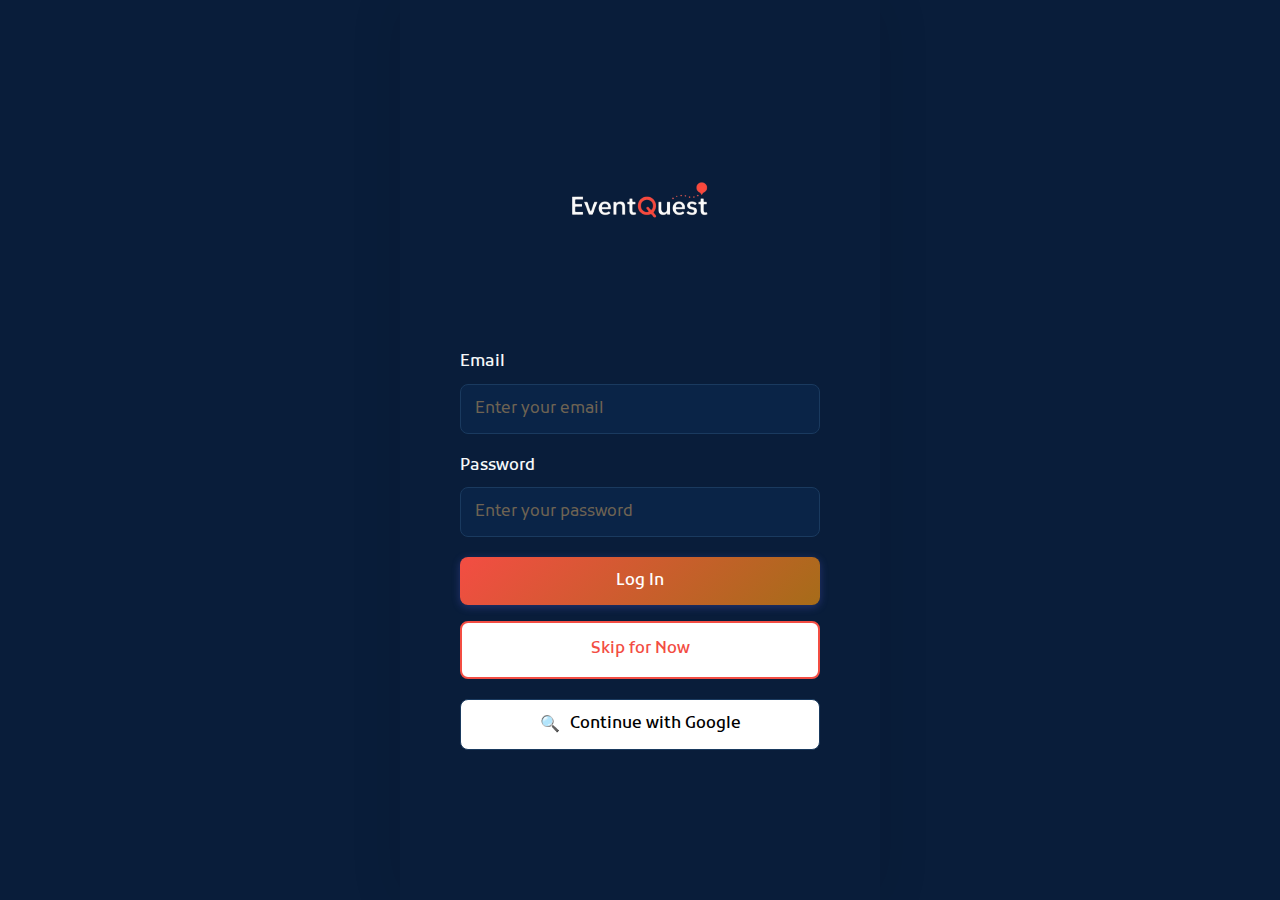
<file: index.html>
<!DOCTYPE html>
<html lang="en">
<head>
    <meta charset="UTF-8">
    <meta name="viewport" content="width=device-width, initial-scale=1.0">
    <title>EventQuest</title>
    <script>
        window.location.href = 'pages/login.html';
    </script>
</head>
<body>
    <p>Redirecting to EventQuest...</p>
</body>
</html>
</file>
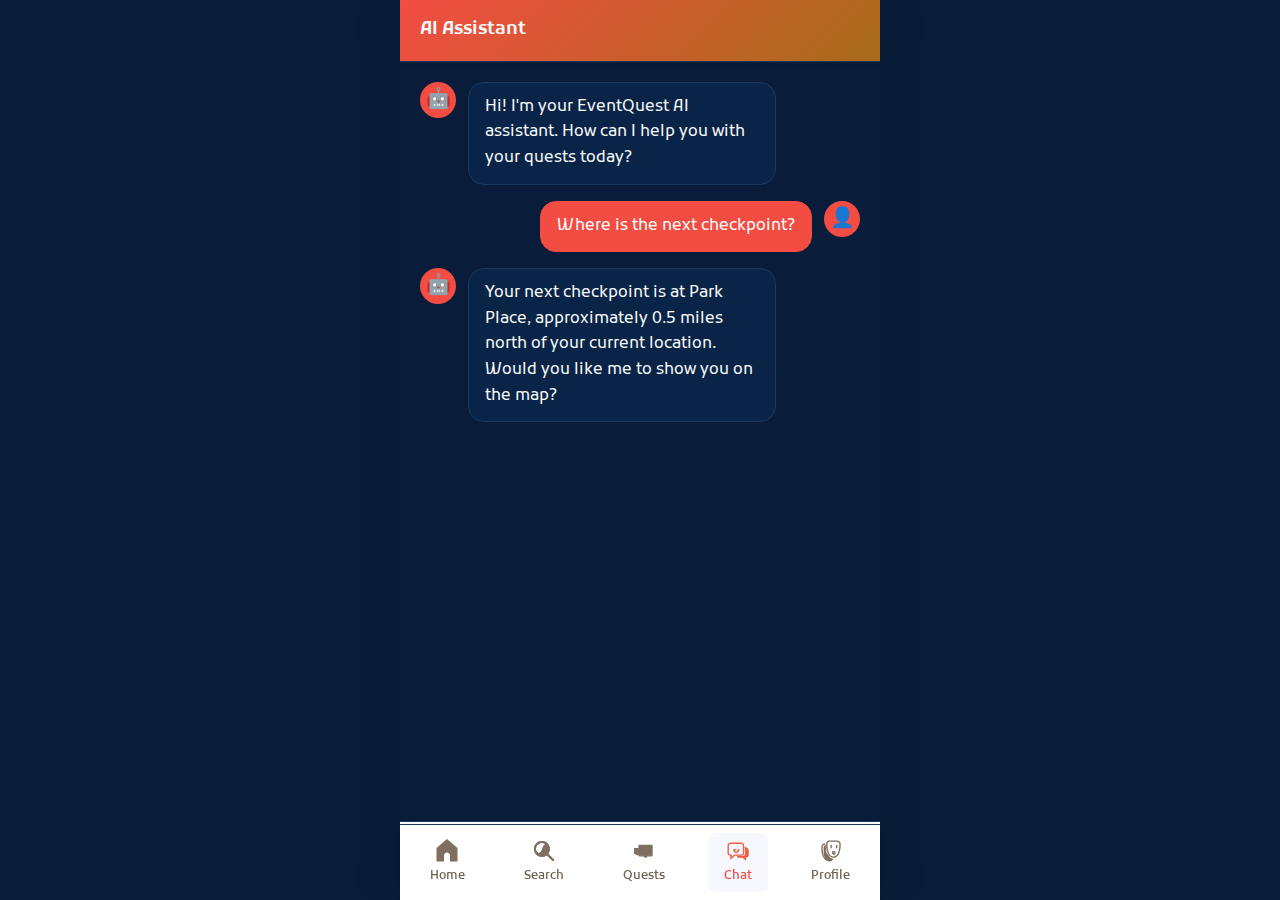
<file: pages/chat.html>
<!DOCTYPE html>
<html lang="en">
<head>
    <meta charset="UTF-8">
    <meta name="viewport" content="width=device-width, initial-scale=1.0">
    <title>AI Assistant - EventQuest</title>
    <link rel="stylesheet" href="../css/style.css">
</head>
<body>
    <div class="app-container">
        <div class="header">
            <div class="header-title">AI Assistant</div>
        </div>
        
        <div class="chat-wrapper">
            <div class="messages" id="messages">
                <div class="message">
                    <div class="msg-avatar">🤖</div>
                    <div class="msg-bubble">
                        Hi! I'm your EventQuest AI assistant. How can I help you with your quests today?
                    </div>
                </div>
                
                <div class="message user">
                    <div class="msg-avatar">👤</div>
                    <div class="msg-bubble">
                        Where is the next checkpoint?
                    </div>
                </div>
                
                <div class="message">
                    <div class="msg-avatar">🤖</div>
                    <div class="msg-bubble">
                        Your next checkpoint is at Park Place, approximately 0.5 miles north of your current location. Would you like me to show you on the map?
                    </div>
                </div>
            </div>
            
            <div class="chat-input-area">
                <input type="text" class="chat-input" placeholder="Ask for help..." id="chatInput">
                <button class="send-btn" onclick="sendMessage()">➤</button>
            </div>
        </div>
        
        <nav class="nav">
            <a href="home.html" class="nav-item" data-page="home">
                <img src="../assets/icons/home.svg" class="nav-icon" alt="Home">
                <div class="nav-label">Home</div>
            </a>
            <a href="search.html" class="nav-item" data-page="search">
                <img src="../assets/icons/search.svg" class="nav-icon" alt="Search">
                <div class="nav-label">Search</div>
            </a>
            <a href="quests.html" class="nav-item" data-page="quests">
                <img src="../assets/icons/question.svg" class="nav-icon" alt="Quests">
                <div class="nav-label">Quests</div>
            </a>
            <a href="chat.html" class="nav-item active" data-page="chat">
                <img src="../assets/icons/chat.svg" class="nav-icon" alt="Chat">
                <div class="nav-label">Chat</div>
            </a>
            <a href="profile.html" class="nav-item" data-page="profile">
                <img src="../assets/icons/profile.svg" class="nav-icon" alt="Profile">
                <div class="nav-label">Profile</div>
            </a>
        </nav>
    </div>

    <script src="../js/app.js"></script>
    <script>
        initPage('chat');

        const chatInput = document.getElementById('chatInput');
        const messagesContainer = document.getElementById('messages');

        chatInput.addEventListener('keypress', (e) => {
            if (e.key === 'Enter') sendMessage();
        });

        function sendMessage() {
            const message = chatInput.value.trim();
            if (!message) return;

            // Add user message
            const userMsg = document.createElement('div');
            userMsg.className = 'message user';
            userMsg.innerHTML = `
                <div class="msg-avatar">👤</div>
                <div class="msg-bubble">${message}</div>
            `;
            messagesContainer.appendChild(userMsg);

            // Add AI response
            setTimeout(() => {
                const aiMsg = document.createElement('div');
                aiMsg.className = 'message';
                aiMsg.innerHTML = `
                    <div class="msg-avatar">🤖</div>
                    <div class="msg-bubble">I understand your question. Let me help you with that!</div>
                `;
                messagesContainer.appendChild(aiMsg);
                messagesContainer.scrollTop = messagesContainer.scrollHeight;
            }, 800);

            chatInput.value = '';
            messagesContainer.scrollTop = messagesContainer.scrollHeight;
        }
    </script>
</body>
</html>
</file>
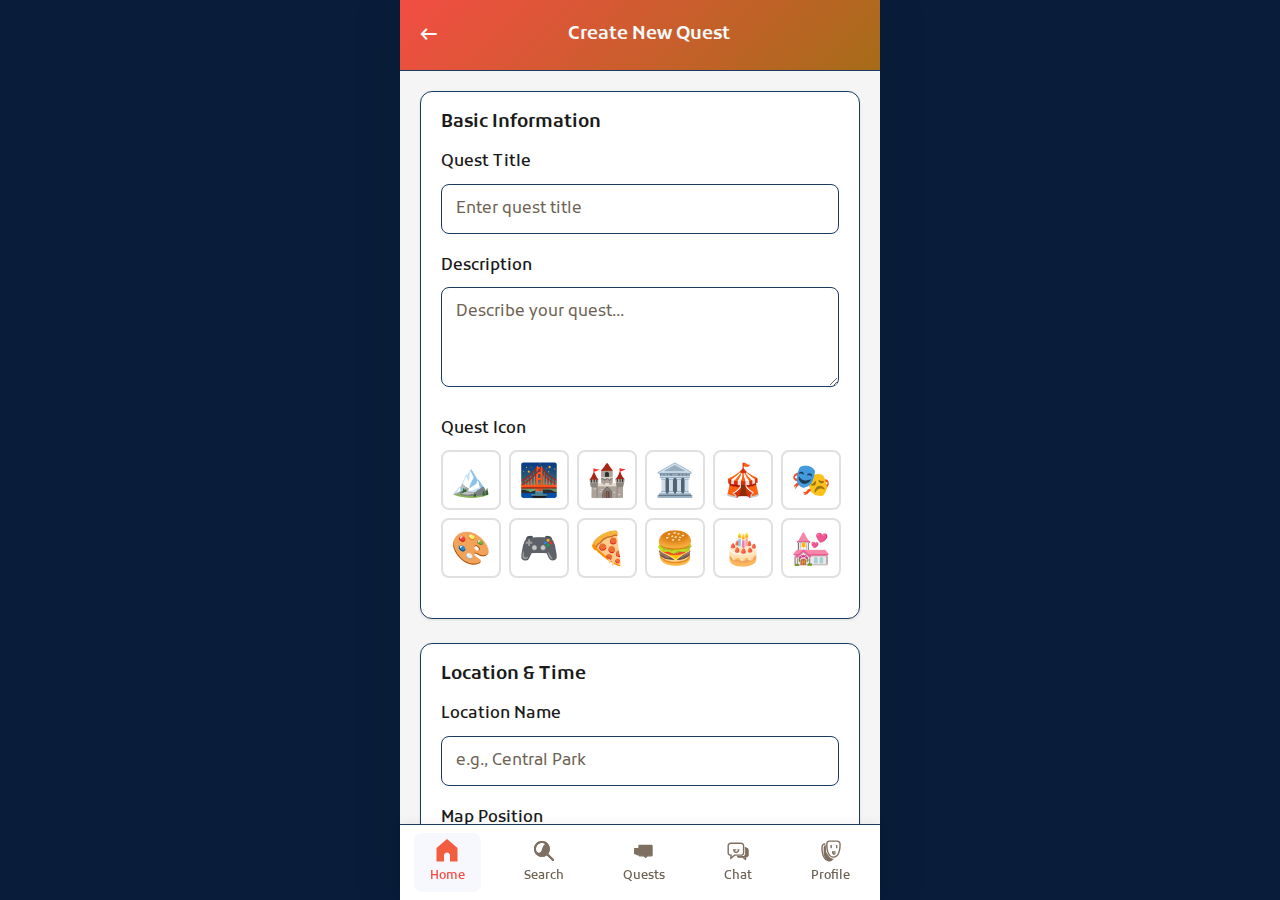
<file: pages/create-quest.html>
<!DOCTYPE html>
<html lang="en">
<head>
    <meta charset="UTF-8">
    <meta name="viewport" content="width=device-width, initial-scale=1.0">
    <title>Create Quest - EventQuest</title>
    <link rel="stylesheet" href="../css/style.css">
</head>
<body>
    <div class="app-container">
        <div class="header">
            <a href="home.html" style="color: white; text-decoration: none; font-size: 1.5rem;">←</a>
            <div class="header-title">Create New Quest</div>
            <div></div>
        </div>

        <div class="content" style="padding: 1.25rem 1.25rem 6.25rem; overflow-y: auto; background: #f5f5f5;">
            <form id="createQuestForm">
                <div class="card" style="background: white; margin-bottom: 1.5rem;">
                    <h3 style="color: #1a1a1a; margin-bottom: 1rem;">Basic Information</h3>

                    <div class="form-group">
                        <label class="form-label" style="color: #1a1a1a;">Quest Title</label>
                        <input type="text" id="questTitle" class="form-input" style="background: white; color: #1a1a1a;" placeholder="Enter quest title" required>
                    </div>

                    <div class="form-group">
                        <label class="form-label" style="color: #1a1a1a;">Description</label>
                        <textarea id="questDescription" class="form-input" style="background: white; color: #1a1a1a; min-height: 100px; resize: vertical;" placeholder="Describe your quest..." required></textarea>
                    </div>

                    <div class="form-group">
                        <label class="form-label" style="color: #1a1a1a;">Quest Icon</label>
                        <div style="display: grid; grid-template-columns: repeat(6, 1fr); gap: 0.5rem;">
                            <button type="button" class="icon-option" data-icon="🏔️" onclick="selectIcon(this)">🏔️</button>
                            <button type="button" class="icon-option" data-icon="🌉" onclick="selectIcon(this)">🌉</button>
                            <button type="button" class="icon-option" data-icon="🏰" onclick="selectIcon(this)">🏰</button>
                            <button type="button" class="icon-option" data-icon="🏛️" onclick="selectIcon(this)">🏛️</button>
                            <button type="button" class="icon-option" data-icon="🎪" onclick="selectIcon(this)">🎪</button>
                            <button type="button" class="icon-option" data-icon="🎭" onclick="selectIcon(this)">🎭</button>
                            <button type="button" class="icon-option" data-icon="🎨" onclick="selectIcon(this)">🎨</button>
                            <button type="button" class="icon-option" data-icon="🎮" onclick="selectIcon(this)">🎮</button>
                            <button type="button" class="icon-option" data-icon="🍕" onclick="selectIcon(this)">🍕</button>
                            <button type="button" class="icon-option" data-icon="🍔" onclick="selectIcon(this)">🍔</button>
                            <button type="button" class="icon-option" data-icon="🎂" onclick="selectIcon(this)">🎂</button>
                            <button type="button" class="icon-option" data-icon="💒" onclick="selectIcon(this)">💒</button>
                        </div>
                        <input type="hidden" id="questIcon" required>
                    </div>
                </div>

                <div class="card" style="background: white; margin-bottom: 1.5rem;">
                    <h3 style="color: #1a1a1a; margin-bottom: 1rem;">Location & Time</h3>

                    <div class="form-group">
                        <label class="form-label" style="color: #1a1a1a;">Location Name</label>
                        <input type="text" id="questLocation" class="form-input" style="background: white; color: #1a1a1a;" placeholder="e.g., Central Park" required>
                    </div>

                    <div class="form-group">
                        <label class="form-label" style="color: #1a1a1a;">Map Position</label>
                        <div style="display: grid; grid-template-columns: 1fr 1fr; gap: 0.5rem;">
                            <input type="number" id="questLatitude" class="form-input" style="background: white; color: #1a1a1a;" placeholder="Latitude %" min="0" max="100" required>
                            <input type="number" id="questLongitude" class="form-input" style="background: white; color: #1a1a1a;" placeholder="Longitude %" min="0" max="100" required>
                        </div>
                        <small style="color: #666; font-size: 0.75rem;">Position on map (0-100% for top/left)</small>
                    </div>

                    <div class="form-group">
                        <label class="form-label" style="color: #1a1a1a;">Date</label>
                        <input type="date" id="questDate" class="form-input" style="background: white; color: #1a1a1a;" required>
                    </div>

                    <div class="form-group">
                        <label class="form-label" style="color: #1a1a1a;">Time</label>
                        <input type="time" id="questTime" class="form-input" style="background: white; color: #1a1a1a;" required>
                    </div>
                </div>

                <div class="card" style="background: white; margin-bottom: 1.5rem;">
                    <h3 style="color: #1a1a1a; margin-bottom: 1rem;">Quest Details</h3>

                    <div class="form-group">
                        <label class="form-label" style="color: #1a1a1a;">Max Participants</label>
                        <input type="number" id="questMaxParticipants" class="form-input" style="background: white; color: #1a1a1a;" placeholder="100" min="1" required>
                    </div>

                    <div class="form-group">
                        <label class="form-label" style="color: #1a1a1a;">XP Reward</label>
                        <input type="number" id="questXP" class="form-input" style="background: white; color: #1a1a1a;" placeholder="50" min="10" step="10" required>
                    </div>

                    <div class="form-group">
                        <label class="form-label" style="color: #1a1a1a;">Difficulty</label>
                        <select id="questDifficulty" class="form-input" style="background: white; color: #1a1a1a;" required>
                            <option value="">Select difficulty</option>
                            <option value="easy">Easy</option>
                            <option value="medium">Medium</option>
                            <option value="hard">Hard</option>
                        </select>
                    </div>
                </div>

                <button type="submit" class="btn btn-primary" style="width: 100%; margin-bottom: 1rem;">Create Quest</button>
                <a href="home.html" class="btn btn-secondary" style="width: 100%;">Cancel</a>
            </form>
        </div>

        <nav class="nav">
            <a href="home.html" class="nav-item active" data-page="home">
                <img src="../assets/icons/home.svg" class="nav-icon" alt="Home">
                <div class="nav-label">Home</div>
            </a>
            <a href="search.html" class="nav-item" data-page="search">
                <img src="../assets/icons/search.svg" class="nav-icon" alt="Search">
                <div class="nav-label">Search</div>
            </a>
            <a href="quests.html" class="nav-item" data-page="quests">
                <img src="../assets/icons/question.svg" class="nav-icon" alt="Quests">
                <div class="nav-label">Quests</div>
            </a>
            <a href="chat.html" class="nav-item" data-page="chat">
                <img src="../assets/icons/chat.svg" class="nav-icon" alt="Chat">
                <div class="nav-label">Chat</div>
            </a>
            <a href="profile.html" class="nav-item" data-page="profile">
                <img src="../assets/icons/profile.svg" class="nav-icon" alt="Profile">
                <div class="nav-label">Profile</div>
            </a>
        </nav>
    </div>

    <script src="../js/app.js"></script>
    <script>
        initPage('home');

        let selectedIcon = '';

        function selectIcon(button) {
            // Remove selection from all icons
            document.querySelectorAll('.icon-option').forEach(btn => {
                btn.style.background = 'white';
                btn.style.border = '2px solid #e0e0e0';
            });

            // Select current icon
            button.style.background = 'var(--primary)';
            button.style.border = '2px solid var(--primary)';
            selectedIcon = button.dataset.icon;
            document.getElementById('questIcon').value = selectedIcon;
        }

        document.getElementById('createQuestForm').addEventListener('submit', (e) => {
            e.preventDefault();

            if (!selectedIcon) {
                alert('Please select an icon for your quest');
                return;
            }

            const quest = {
                id: Date.now(),
                title: document.getElementById('questTitle').value,
                description: document.getElementById('questDescription').value,
                icon: selectedIcon,
                location: document.getElementById('questLocation').value,
                latitude: document.getElementById('questLatitude').value,
                longitude: document.getElementById('questLongitude').value,
                date: document.getElementById('questDate').value,
                time: document.getElementById('questTime').value,
                maxParticipants: document.getElementById('questMaxParticipants').value,
                currentParticipants: 0,
                xp: document.getElementById('questXP').value,
                difficulty: document.getElementById('questDifficulty').value,
                status: 'pending',
                createdBy: session.getUser()?.name || 'Anonymous',
                createdAt: new Date().toISOString()
            };

            // Get existing quests or create new array
            let quests = storage.get('customQuests') || [];
            quests.push(quest);
            storage.set('customQuests', quests);

            alert('Quest created successfully!');
            window.location.href = 'home.html';
        });
    </script>

    <style>
        .icon-option {
            width: 100%;
            aspect-ratio: 1;
            font-size: 2rem;
            background: white;
            border: 2px solid #e0e0e0;
            border-radius: 0.5rem;
            cursor: pointer;
            transition: all 0.2s;
            padding: 0.5rem;
        }

        .icon-option:hover {
            border-color: var(--primary);
            transform: scale(1.05);
        }
    </style>
</body>
</html>
</file>
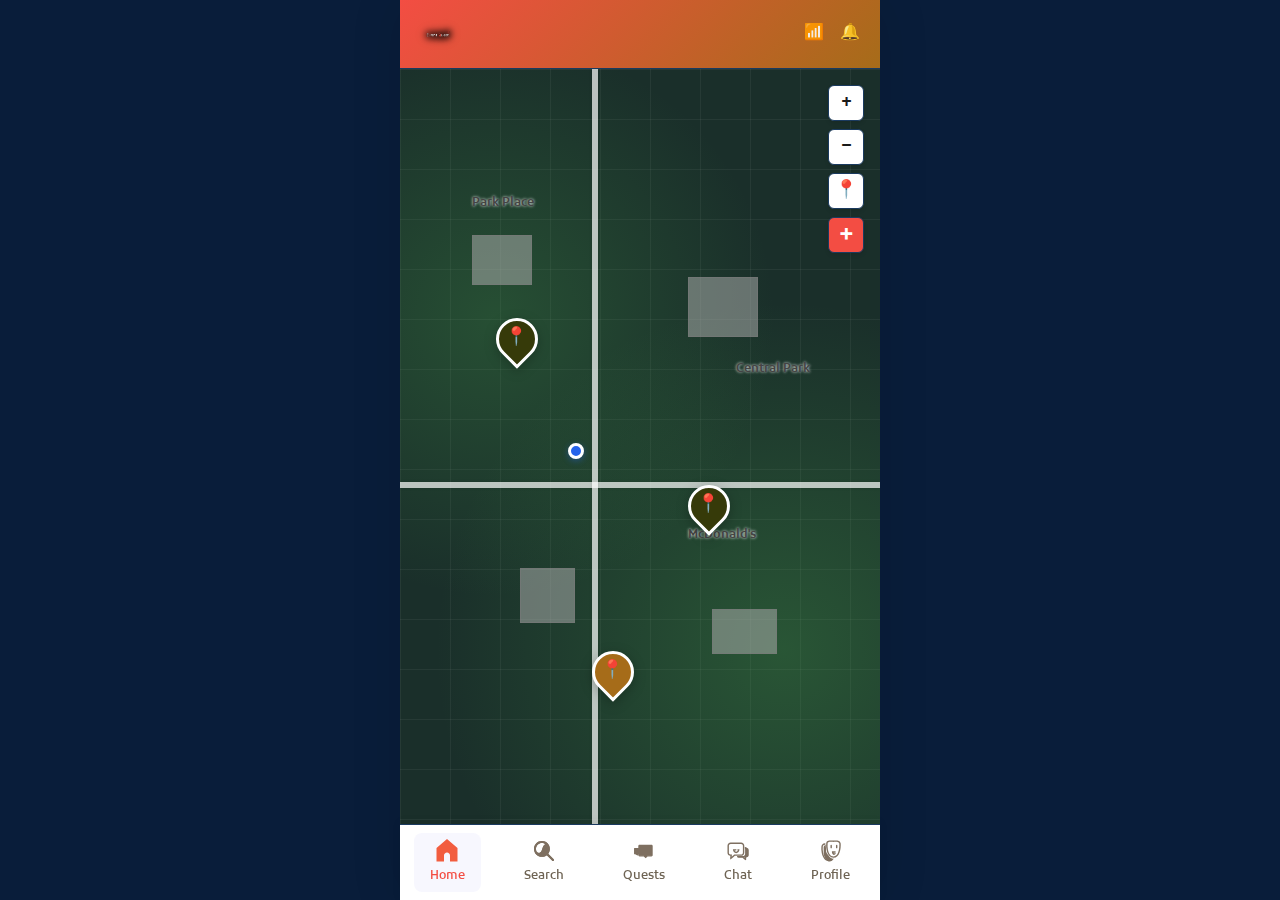
<file: pages/home.html>
<!DOCTYPE html>
<html lang="en">
<head>
    <meta charset="UTF-8">
    <meta name="viewport" content="width=device-width, initial-scale=1.0">
    <title>Home - EventQuest</title>
    <link rel="stylesheet" href="../css/style.css">
</head>
<body>
    <div class="app-container">
        <div class="header">
            <img src="../assets/logos/normal_no_slogan.svg" alt="EventQuest" style="height: 100px; filter: drop-shadow(0 0 3px #000) drop-shadow(0 0 3px #000) drop-shadow(0 0 3px #000);">
            <div class="header-icons">
                <span class="icon">📶</span>
                <span class="icon">🔔</span>
            </div>
        </div>
        
        <div class="map-container">
            <div class="map-view">
                <div class="road road-h"></div>
                <div class="road road-v"></div>
                
                <div class="building" style="top: 20%; left: 15%; width: 60px; height: 50px;"></div>
                <div class="building" style="top: 25%; left: 60%; width: 70px; height: 60px;"></div>
                <div class="building" style="top: 60%; left: 25%; width: 55px; height: 55px;"></div>
                <div class="building" style="top: 65%; left: 65%; width: 65px; height: 45px;"></div>
                
                <div class="map-label" style="top: 15%; left: 15%;">Park Place</div>
                <div class="map-label" style="top: 55%; left: 60%;">McDonald's</div>
                <div class="map-label" style="top: 35%; left: 70%;">Central Park</div>
            </div>
            
            <div class="user-location" style="top: 45%; left: 35%;"></div>

            <div class="map-controls">
                <div class="map-btn" onclick="alert('Zoom in')">+</div>
                <div class="map-btn" onclick="alert('Zoom out')">−</div>
                <div class="map-btn" onclick="alert('Center location')">📍</div>
                <a href="create-quest.html" class="map-btn" style="background: var(--primary); color: white; text-decoration: none; font-size: 1.5rem; font-weight: bold; line-height: 1;" title="Create Quest">+</a>
            </div>
            
            <div class="marker active" style="top: 30%; left: 20%;" onclick="showPopup('Wedding - Park Place', 'Jan 1, 2050', '7:00 PM', 50)"></div>
            <div class="marker active" style="top: 50%; left: 60%;" onclick="showPopup('Team Play Challenge', 'Jan 15, 2050', '2:00 PM', 100)"></div>
            <div class="marker pending" style="top: 70%; left: 40%;" onclick="showPopup('Dinner at McDonald\'s', 'Jan 1, 2050', '7:30 PM', 30)"></div>
            
            <div class="quest-popup" id="questPopup">
                <div class="quest-img" style="position: relative; overflow: hidden;">
                    <svg viewBox="0 0 400 140" style="width: 100%; height: 100%; position: absolute; top: 0; left: 0;">
                        <!-- Sky -->
                        <rect width="400" height="140" fill="url(#popupSkyGradient)"/>

                        <!-- Sun -->
                        <circle cx="340" cy="30" r="20" fill="#ffd700" opacity="0.9"/>

                        <!-- Back mountain -->
                        <path d="M 0 140 L 80 60 L 160 90 L 240 50 L 320 80 L 400 70 L 400 140 Z" fill="#3d5a22" opacity="0.7"/>

                        <!-- Middle mountain -->
                        <path d="M 0 140 L 60 80 L 140 110 L 220 60 L 300 90 L 400 100 L 400 140 Z" fill="#4a6b2a"/>

                        <!-- Front mountain with snow cap -->
                        <path d="M 0 140 L 90 100 L 160 30 L 230 100 L 320 140 L 400 140 Z" fill="#5a7c35"/>
                        <path d="M 135 65 L 160 30 L 185 65 L 177 73 L 160 55 L 143 73 Z" fill="#ffffff" opacity="0.9"/>

                        <!-- Trees on mountains -->
                        <polygon points="110,120 115,105 120,120" fill="#2d4a1a"/>
                        <polygon points="130,125 135,110 140,125" fill="#2d4a1a"/>
                        <polygon points="150,122 155,107 160,122" fill="#2d4a1a"/>
                        <polygon points="200,115 205,100 210,115" fill="#2d4a1a"/>
                        <polygon points="220,120 225,105 230,120" fill="#2d4a1a"/>

                        <defs>
                            <linearGradient id="popupSkyGradient" x1="0%" y1="0%" x2="0%" y2="100%">
                                <stop offset="0%" style="stop-color:#87CEEB;stop-opacity:1" />
                                <stop offset="100%" style="stop-color:#B0D4E3;stop-opacity:1" />
                            </linearGradient>
                        </defs>
                    </svg>
                </div>
                <div class="quest-title" id="popupTitle">Wedding - Park Place</div>
                <div class="quest-meta">
                    <span id="popupDate">📅 Jan 1, 2050</span>
                    <span id="popupTime">⏰ 7:00 PM</span>
                    <span id="popupPlayers">👥 50 players</span>
                </div>
                <a href="quest-detail.html" class="btn btn-primary" style="width: 100%; margin-bottom: 0.625rem;">View Details</a>
                <button class="btn btn-secondary" style="width: 100%;" onclick="closePopup()">Close</button>
            </div>
        </div>
        
        <nav class="nav">
            <a href="home.html" class="nav-item active" data-page="home">
                <img src="../assets/icons/home.svg" class="nav-icon" alt="Home">
                <div class="nav-label">Home</div>
            </a>
            <a href="search.html" class="nav-item" data-page="search">
                <img src="../assets/icons/search.svg" class="nav-icon" alt="Search">
                <div class="nav-label">Search</div>
            </a>
            <a href="quests.html" class="nav-item" data-page="quests">
                <img src="../assets/icons/question.svg" class="nav-icon" alt="Quests">
                <div class="nav-label">Quests</div>
            </a>
            <a href="chat.html" class="nav-item" data-page="chat">
                <img src="../assets/icons/chat.svg" class="nav-icon" alt="Chat">
                <div class="nav-label">Chat</div>
            </a>
            <a href="profile.html" class="nav-item" data-page="profile">
                <img src="../assets/icons/profile.svg" class="nav-icon" alt="Profile">
                <div class="nav-label">Profile</div>
            </a>
        </nav>
    </div>

    <script src="../js/app.js"></script>
    <script>
        initPage('home');

        function showPopup(title, date, time, players) {
            document.getElementById('popupTitle').textContent = title;
            document.getElementById('popupDate').textContent = `📅 ${date}`;
            document.getElementById('popupTime').textContent = `⏰ ${time}`;
            document.getElementById('popupPlayers').textContent = `👥 ${players} players`;
            document.getElementById('questPopup').classList.add('active');
        }

        function closePopup() {
            document.getElementById('questPopup').classList.remove('active');
        }

        // Load and display custom quests on the map
        function loadCustomQuests() {
            const customQuests = storage.get('customQuests') || [];
            const mapView = document.querySelector('.map-view');

            customQuests.forEach((quest) => {
                // Create marker for custom quest
                const marker = document.createElement('div');
                marker.className = `marker ${quest.status}`;
                marker.style.top = `${quest.latitude}%`;
                marker.style.left = `${quest.longitude}%`;
                marker.onclick = () => showPopup(
                    quest.title,
                    quest.date,
                    quest.time,
                    `${quest.currentParticipants}/${quest.maxParticipants}`
                );

                // Update marker icon
                const markerAfter = document.createElement('style');
                markerAfter.innerHTML = `
                    .marker[data-quest-id="${quest.id}"]::after {
                        content: '${quest.icon}';
                    }
                `;
                document.head.appendChild(markerAfter);
                marker.setAttribute('data-quest-id', quest.id);

                mapView.appendChild(marker);

                // Add location label
                const label = document.createElement('div');
                label.className = 'map-label';
                label.style.top = `${parseInt(quest.latitude) - 5}%`;
                label.style.left = `${quest.longitude}%`;
                label.textContent = quest.location;
                mapView.appendChild(label);
            });
        }

        // Load custom quests when page loads
        loadCustomQuests();
    </script>
</body>
</html>
</file>
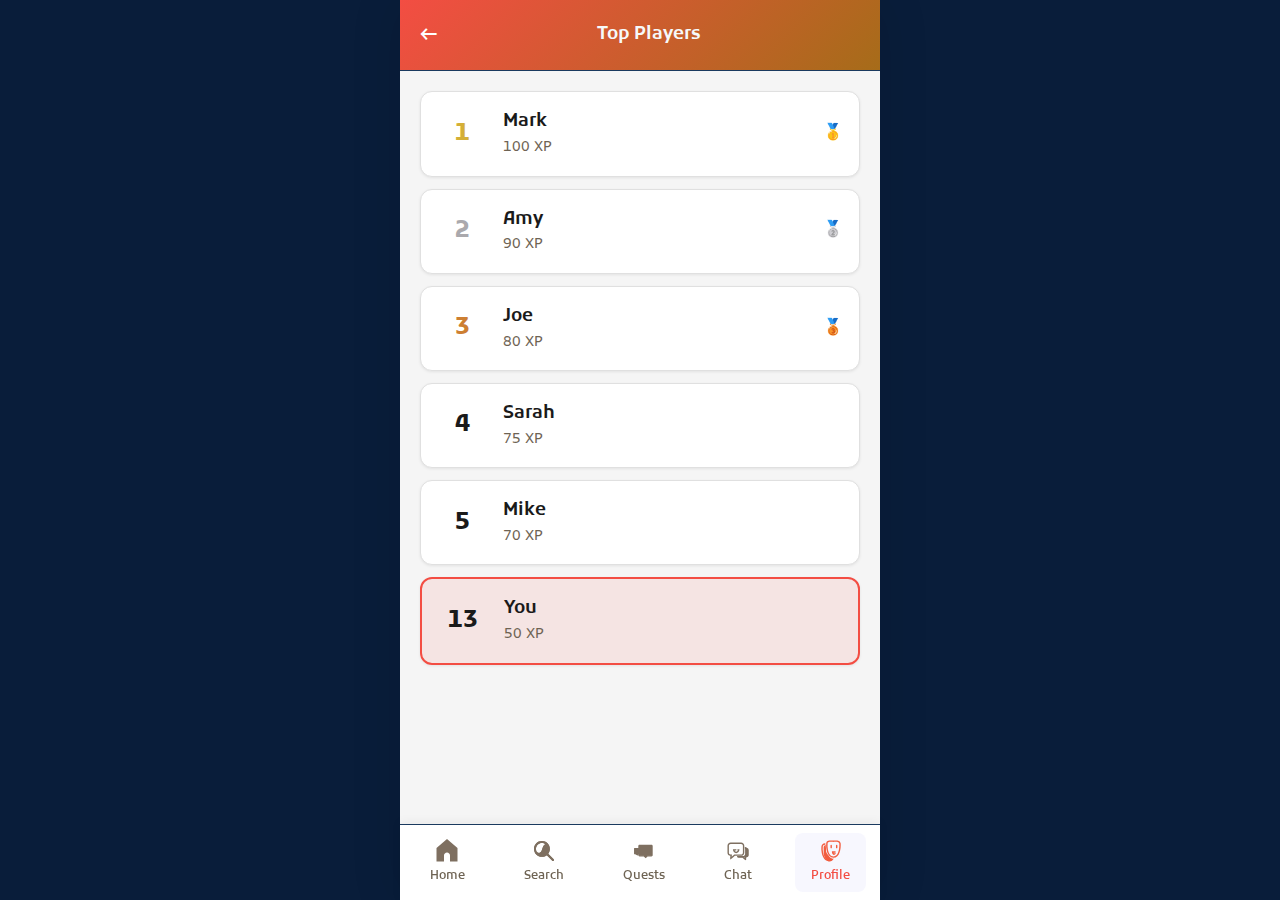
<file: pages/leaderboard.html>
<!DOCTYPE html>
<html lang="en">
<head>
    <meta charset="UTF-8">
    <meta name="viewport" content="width=device-width, initial-scale=1.0">
    <title>Leaderboard - EventQuest</title>
    <link rel="stylesheet" href="../css/style.css">
</head>
<body>
    <div class="app-container">
        <div class="header">
            <a href="profile.html" style="color: white; text-decoration: none; font-size: 1.5rem;">←</a>
            <div class="header-title">Top Players</div>
            <div></div>
        </div>
        
        <div class="leaderboard-wrapper">
            <div class="leader-item">
                <div class="rank gold">1</div>
                <div class="player-info">
                    <div class="player-name">Mark</div>
                    <div class="player-xp">100 XP</div>
                </div>
                <div>🥇</div>
            </div>
            
            <div class="leader-item">
                <div class="rank silver">2</div>
                <div class="player-info">
                    <div class="player-name">Amy</div>
                    <div class="player-xp">90 XP</div>
                </div>
                <div>🥈</div>
            </div>
            
            <div class="leader-item">
                <div class="rank bronze">3</div>
                <div class="player-info">
                    <div class="player-name">Joe</div>
                    <div class="player-xp">80 XP</div>
                </div>
                <div>🥉</div>
            </div>

            <div class="leader-item">
                <div class="rank">4</div>
                <div class="player-info">
                    <div class="player-name">Sarah</div>
                    <div class="player-xp">75 XP</div>
                </div>
            </div>

            <div class="leader-item">
                <div class="rank">5</div>
                <div class="player-info">
                    <div class="player-name">Mike</div>
                    <div class="player-xp">70 XP</div>
                </div>
            </div>
            
            <div class="leader-item current-user">
                <div class="rank">13</div>
                <div class="player-info">
                    <div class="player-name">You</div>
                    <div class="player-xp">50 XP</div>
                </div>
            </div>
        </div>
        
        <nav class="nav">
            <a href="home.html" class="nav-item" data-page="home">
                <img src="../assets/icons/home.svg" class="nav-icon" alt="Home">
                <div class="nav-label">Home</div>
            </a>
            <a href="search.html" class="nav-item" data-page="search">
                <img src="../assets/icons/search.svg" class="nav-icon" alt="Search">
                <div class="nav-label">Search</div>
            </a>
            <a href="quests.html" class="nav-item" data-page="quests">
                <img src="../assets/icons/question.svg" class="nav-icon" alt="Quests">
                <div class="nav-label">Quests</div>
            </a>
            <a href="chat.html" class="nav-item" data-page="chat">
                <img src="../assets/icons/chat.svg" class="nav-icon" alt="Chat">
                <div class="nav-label">Chat</div>
            </a>
            <a href="profile.html" class="nav-item active" data-page="profile">
                <img src="../assets/icons/profile.svg" class="nav-icon" alt="Profile">
                <div class="nav-label">Profile</div>
            </a>
        </nav>
    </div>

    <script src="../js/app.js"></script>
    <script>
        initPage('profile');
    </script>
</body>
</html>
</file>
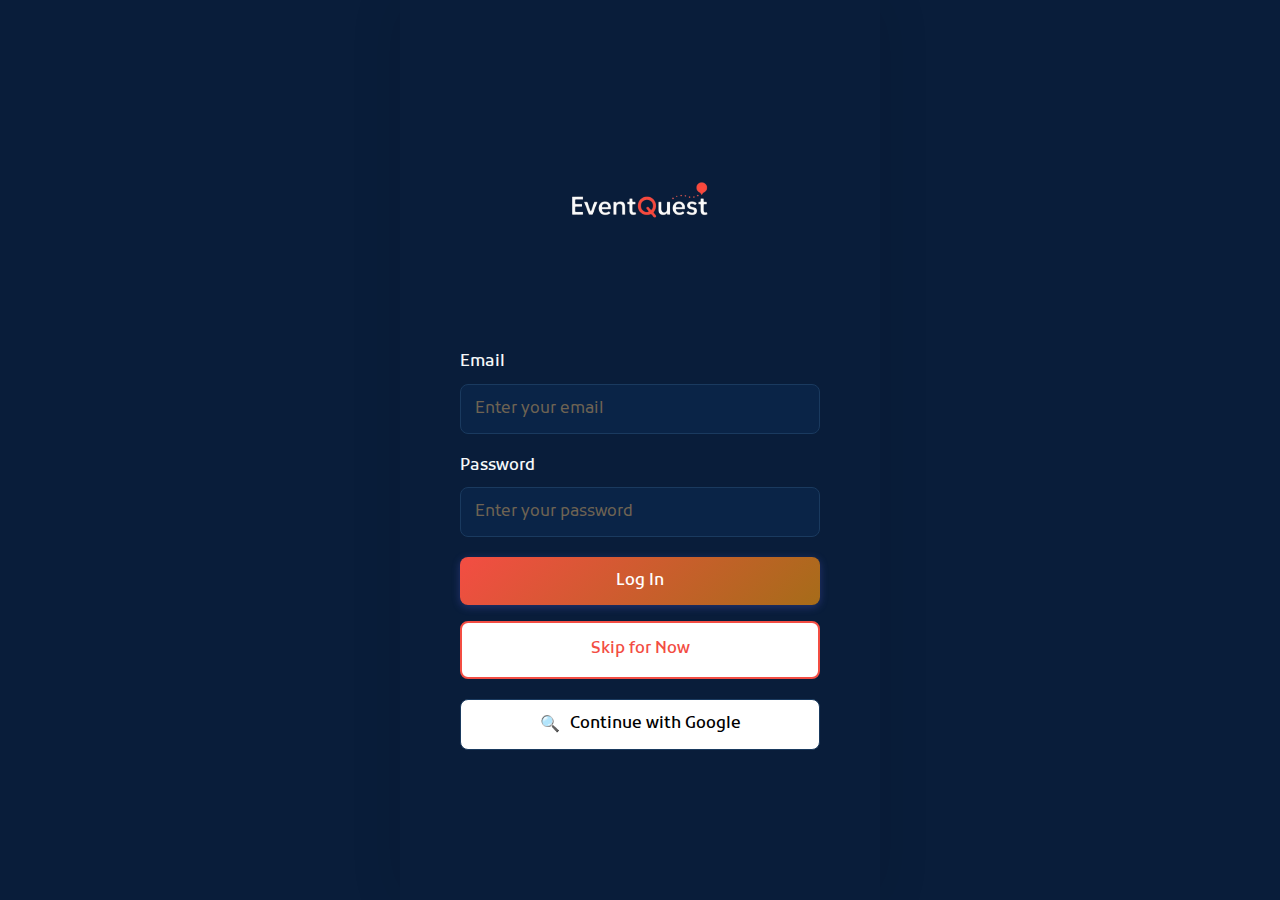
<file: pages/login.html>
<!DOCTYPE html>
<html lang="en">
<head>
    <meta charset="UTF-8">
    <meta name="viewport" content="width=device-width, initial-scale=1.0">
    <title>Login - EventQuest</title>
    <link rel="stylesheet" href="../css/style.css">
</head>
<body>
    <div class="app-container">
        <div class="content" style="display: flex; flex-direction: column; align-items: center; justify-content: center; padding: 2.5rem 1.875rem 6.25rem;">
            <img src="../assets/logos/normal_no_slogan.svg" alt="EventQuest" style="width: 220px; margin-bottom: 2.5rem;">
            
            <form id="loginForm" style="width: 100%; max-width: 360px;">
                <div class="form-group">
                    <label class="form-label">Email</label>
                    <input type="email" id="email" class="form-input" placeholder="Enter your email" required>
                </div>
                
                <div class="form-group">
                    <label class="form-label">Password</label>
                    <input type="password" id="password" class="form-input" placeholder="Enter your password" required>
                </div>
                
                <button type="submit" class="btn btn-primary" style="width: 100%; margin-bottom: 1rem;">Log In</button>
                <a href="home.html" class="btn btn-secondary" style="width: 100%; margin-bottom: 1.25rem;">Skip for Now</a>
                
                <button type="button" class="btn" style="width: 100%; display: flex; align-items: center; justify-content: center; gap: 0.625rem; background: white; border: 1px solid var(--border);" onclick="handleGoogleLogin()">
                    <span>🔍</span>
                    <span>Continue with Google</span>
                </button>
            </form>
        </div>
    </div>

    <script src="../js/app.js"></script>
    <script>
        // Redirect if already logged in
        if (session.isLoggedIn()) {
            window.location.href = 'home.html';
        }

        document.getElementById('loginForm').addEventListener('submit', (e) => {
            e.preventDefault();
            const email = document.getElementById('email').value;
            const name = email.split('@')[0];
            
            session.setUser({
                email: email,
                name: name,
                joinDate: new Date().toISOString()
            });
            
            window.location.href = 'home.html';
        });

        function handleGoogleLogin() {
            alert('Google OAuth integration would be implemented here');
            // In production, this would trigger OAuth flow
        }
    </script>
</body>
</html>
</file>
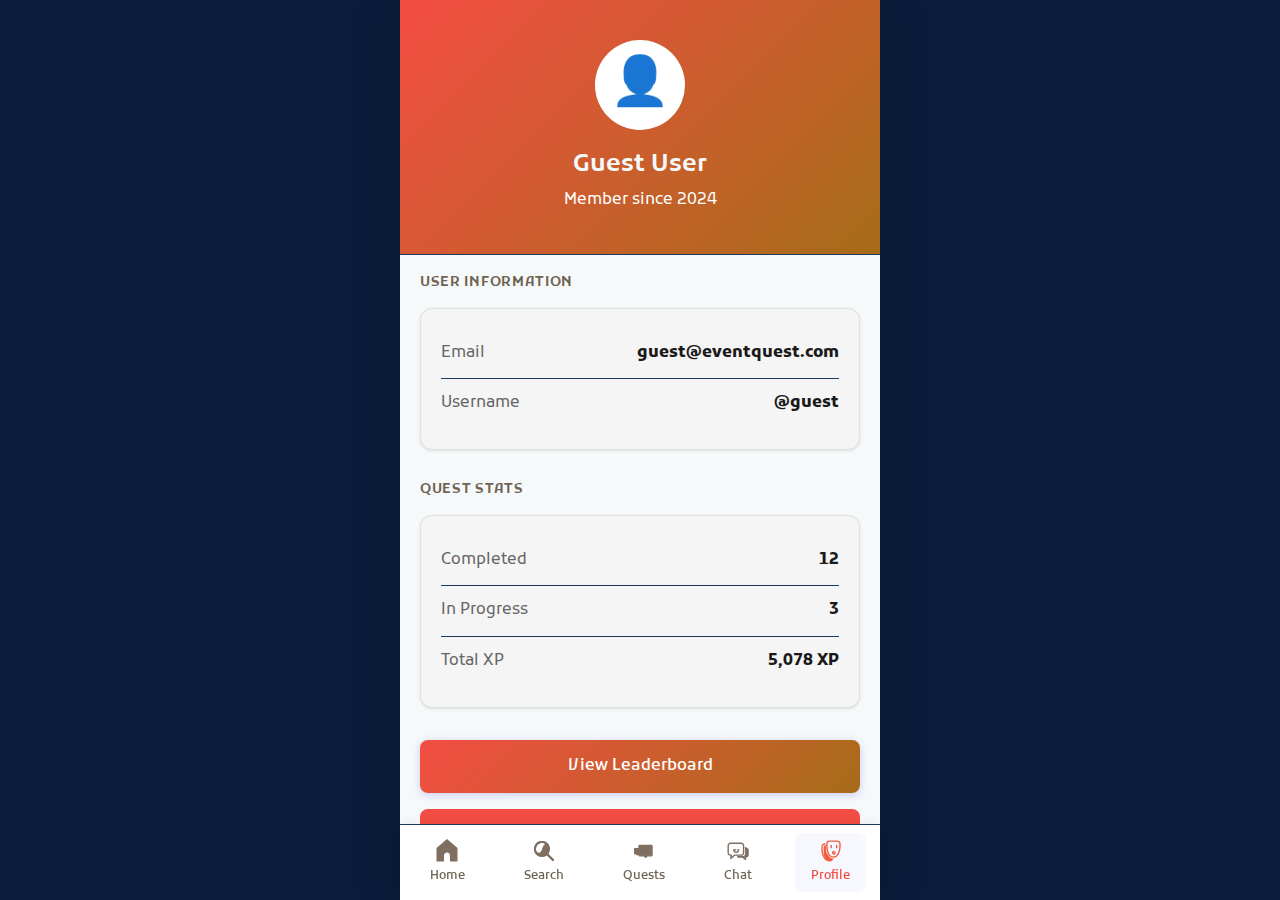
<file: pages/profile.html>
<!DOCTYPE html>
<html lang="en">
<head>
    <meta charset="UTF-8">
    <meta name="viewport" content="width=device-width, initial-scale=1.0">
    <title>Profile - EventQuest</title>
    <link rel="stylesheet" href="../css/style.css">
</head>
<body>
    <div class="app-container">
        <div class="profile-header">
            <div class="avatar">👤</div>
            <div class="profile-name" id="userName">Guest User</div>
            <div>Member since 2024</div>
        </div>
        
        <div class="profile-content">
            <div class="info-section">
                <h3 class="section-title">User Information</h3>
                <div class="card">
                    <div class="stat-row">
                        <span class="text-muted">Email</span>
                        <strong id="userEmail">guest@eventquest.com</strong>
                    </div>
                    <div class="stat-row">
                        <span class="text-muted">Username</span>
                        <strong>@guest</strong>
                    </div>
                </div>
            </div>

            <div class="info-section">
                <h3 class="section-title">Quest Stats</h3>
                <div class="card">
                    <div class="stat-row">
                        <span class="text-muted">Completed</span>
                        <strong>12</strong>
                    </div>
                    <div class="stat-row">
                        <span class="text-muted">In Progress</span>
                        <strong>3</strong>
                    </div>
                    <div class="stat-row">
                        <span class="text-muted">Total XP</span>
                        <strong>5,078 XP</strong>
                    </div>
                </div>
            </div>

            <a href="leaderboard.html" class="btn btn-primary" style="width: 100%; margin-bottom: 1rem;">
                View Leaderboard
            </a>
            <button class="btn btn-danger" style="width: 100%;" onclick="handleLogout()">
                Logout
            </button>
        </div>
        
        <nav class="nav">
            <a href="home.html" class="nav-item" data-page="home">
                <img src="../assets/icons/home.svg" class="nav-icon" alt="Home">
                <div class="nav-label">Home</div>
            </a>
            <a href="search.html" class="nav-item" data-page="search">
                <img src="../assets/icons/search.svg" class="nav-icon" alt="Search">
                <div class="nav-label">Search</div>
            </a>
            <a href="quests.html" class="nav-item" data-page="quests">
                <img src="../assets/icons/question.svg" class="nav-icon" alt="Quests">
                <div class="nav-label">Quests</div>
            </a>
            <a href="chat.html" class="nav-item" data-page="chat">
                <img src="../assets/icons/chat.svg" class="nav-icon" alt="Chat">
                <div class="nav-label">Chat</div>
            </a>
            <a href="profile.html" class="nav-item active" data-page="profile">
                <img src="../assets/icons/profile.svg" class="nav-icon" alt="Profile">
                <div class="nav-label">Profile</div>
            </a>
        </nav>
    </div>

    <script src="../js/app.js"></script>
    <script>
        initPage('profile');

        // Load user data
        const user = session.getUser();
        if (user) {
            document.getElementById('userName').textContent = user.name || 'User';
            document.getElementById('userEmail').textContent = user.email || 'user@example.com';
        }

        function handleLogout() {
            if (confirm('Are you sure you want to logout?')) {
                session.logout();
            }
        }
    </script>
</body>
</html>
</file>
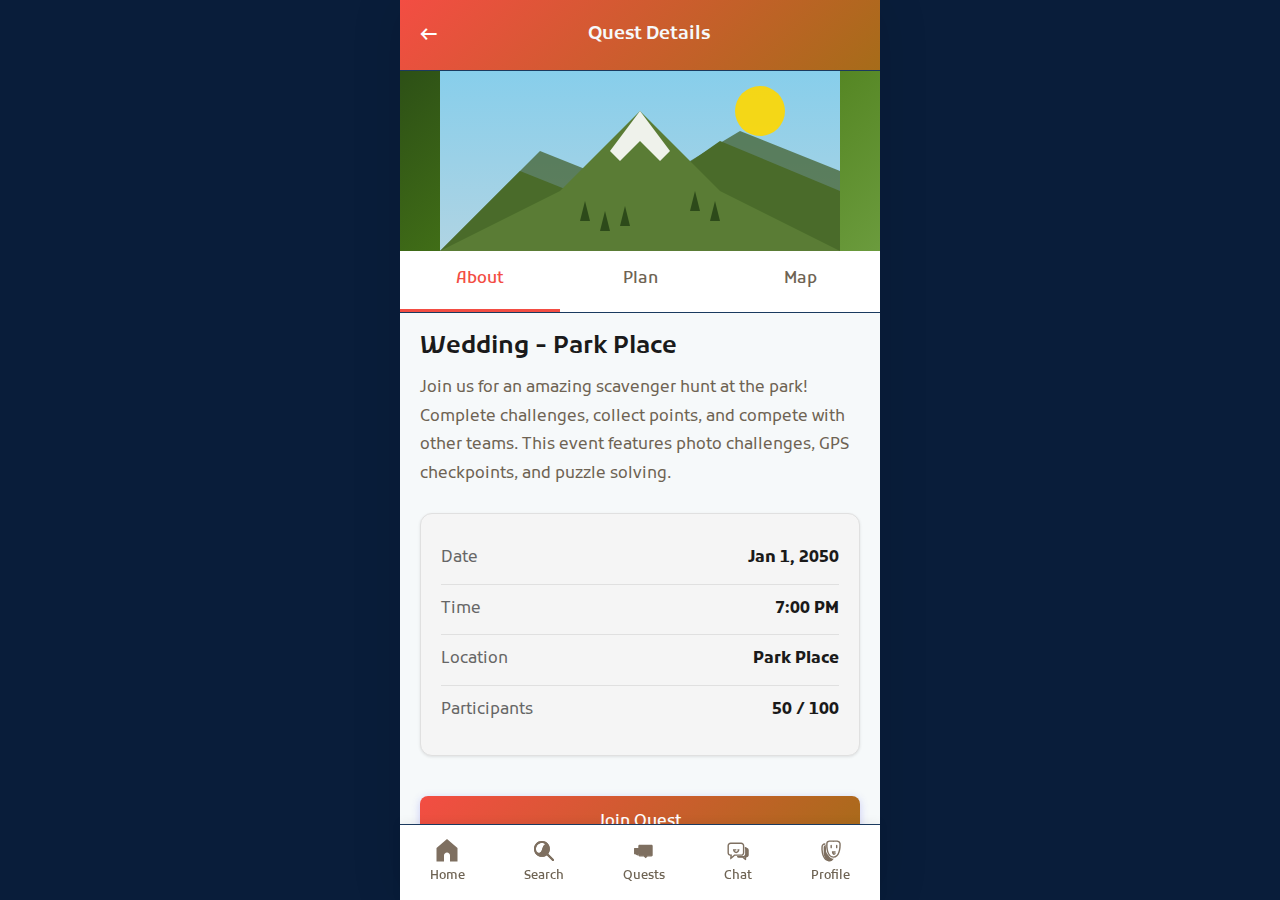
<file: pages/quest-detail.html>
<!DOCTYPE html>
<html lang="en">
<head>
    <meta charset="UTF-8">
    <meta name="viewport" content="width=device-width, initial-scale=1.0">
    <title>Quest Details - EventQuest</title>
    <link rel="stylesheet" href="../css/style.css">
</head>
<body>
    <div class="app-container">
        <div class="header">
            <a href="search.html" style="color: white; text-decoration: none; font-size: 1.5rem;">←</a>
            <div class="header-title">Quest Details</div>
            <div></div>
        </div>
        
        <div class="quest-hero" style="background: linear-gradient(135deg, #2d5016 0%, #4a7c17 50%, #6b9b3d 100%); position: relative; overflow: hidden;">
            <svg viewBox="0 0 400 180" style="width: 100%; height: 100%; position: absolute; top: 0; left: 0;">
                <!-- Sky -->
                <rect width="400" height="180" fill="url(#skyGradient)"/>

                <!-- Sun -->
                <circle cx="320" cy="40" r="25" fill="#ffd700" opacity="0.9"/>

                <!-- Back mountain -->
                <path d="M 0 180 L 100 80 L 200 120 L 300 60 L 400 100 L 400 180 Z" fill="#3d5a22" opacity="0.7"/>

                <!-- Middle mountain -->
                <path d="M 0 180 L 80 100 L 180 140 L 280 70 L 400 120 L 400 180 Z" fill="#4a6b2a"/>

                <!-- Front mountain with snow cap -->
                <path d="M 0 180 L 120 120 L 200 40 L 280 120 L 400 180 Z" fill="#5a7c35"/>
                <path d="M 170 80 L 200 40 L 230 80 L 220 90 L 200 70 L 180 90 Z" fill="#ffffff" opacity="0.9"/>

                <!-- Trees on mountains -->
                <polygon points="140,150 145,130 150,150" fill="#2d4a1a"/>
                <polygon points="160,160 165,140 170,160" fill="#2d4a1a"/>
                <polygon points="180,155 185,135 190,155" fill="#2d4a1a"/>
                <polygon points="250,140 255,120 260,140" fill="#2d4a1a"/>
                <polygon points="270,150 275,130 280,150" fill="#2d4a1a"/>

                <defs>
                    <linearGradient id="skyGradient" x1="0%" y1="0%" x2="0%" y2="100%">
                        <stop offset="0%" style="stop-color:#87CEEB;stop-opacity:1" />
                        <stop offset="100%" style="stop-color:#B0D4E3;stop-opacity:1" />
                    </linearGradient>
                </defs>
            </svg>
        </div>
        
        <div class="quest-tabs">
            <div class="quest-tab active" onclick="switchTab('about')">About</div>
            <div class="quest-tab" onclick="switchTab('plan')">Plan</div>
            <div class="quest-tab" onclick="switchTab('map')">Map</div>
        </div>
        
        <div class="quest-content">
            <div id="aboutTab" class="tab-content">
                <h2>Wedding - Park Place</h2>
                <p style="line-height: 1.8; color: var(--text-light); margin-bottom: 1.5rem;">
                    Join us for an amazing scavenger hunt at the park! Complete challenges, 
                    collect points, and compete with other teams. This event features photo 
                    challenges, GPS checkpoints, and puzzle solving.
                </p>
                
                <div class="card">
                    <div class="stat-row">
                        <span class="text-muted">Date</span>
                        <strong>Jan 1, 2050</strong>
                    </div>
                    <div class="stat-row">
                        <span class="text-muted">Time</span>
                        <strong>7:00 PM</strong>
                    </div>
                    <div class="stat-row">
                        <span class="text-muted">Location</span>
                        <strong>Park Place</strong>
                    </div>
                    <div class="stat-row">
                        <span class="text-muted">Participants</span>
                        <strong>50 / 100</strong>
                    </div>
                </div>
            </div>
            
            <div id="planTab" class="tab-content" style="display: none;">
                <h3>Quest Outline</h3>
                <p style="line-height: 1.8; color: #1a1a1a;">
                    <strong>Phase 1:</strong> Photo of the event location<br>
                    <strong>Phase 2:</strong> Complete 5 GPS checkpoints<br>
                    <strong>Phase 3:</strong> Solve the final puzzle<br><br>
                    <strong>Reward:</strong> 500 XP + Special Badge
                </p>
            </div>
            
            <div id="mapTab" class="tab-content" style="display: none;">
                <div style="height: 300px; background: linear-gradient(135deg, #89f7fe 0%, #66a6ff 100%); border-radius: 0.75rem; display: flex; align-items: center; justify-content: center; font-size: 4rem;">
                    🗺️
                </div>
                <p class="mt-2 text-muted">Interactive map showing all quest checkpoints and objectives.</p>
            </div>
            
            <a href="quests.html" class="btn btn-primary" style="width: 100%; margin-top: 1.5rem;">Join Quest</a>
        </div>
        
        <nav class="nav">
            <a href="home.html" class="nav-item" data-page="home">
                <img src="../assets/icons/home.svg" class="nav-icon" alt="Home">
                <div class="nav-label">Home</div>
            </a>
            <a href="search.html" class="nav-item" data-page="search">
                <img src="../assets/icons/search.svg" class="nav-icon" alt="Search">
                <div class="nav-label">Search</div>
            </a>
            <a href="quests.html" class="nav-item" data-page="quests">
                <img src="../assets/icons/question.svg" class="nav-icon" alt="Quests">
                <div class="nav-label">Quests</div>
            </a>
            <a href="chat.html" class="nav-item" data-page="chat">
                <img src="../assets/icons/chat.svg" class="nav-icon" alt="Chat">
                <div class="nav-label">Chat</div>
            </a>
            <a href="profile.html" class="nav-item" data-page="profile">
                <img src="../assets/icons/profile.svg" class="nav-icon" alt="Profile">
                <div class="nav-label">Profile</div>
            </a>
        </nav>
    </div>

    <script src="../js/app.js"></script>
    <script>
        function switchTab(tabName) {
            const tabs = document.querySelectorAll('.quest-tab');
            const contents = document.querySelectorAll('.tab-content');
            
            tabs.forEach(tab => tab.classList.remove('active'));
            contents.forEach(content => content.style.display = 'none');
            
            event.target.classList.add('active');
            document.getElementById(tabName + 'Tab').style.display = 'block';
        }
    </script>
</body>
</html>
</file>
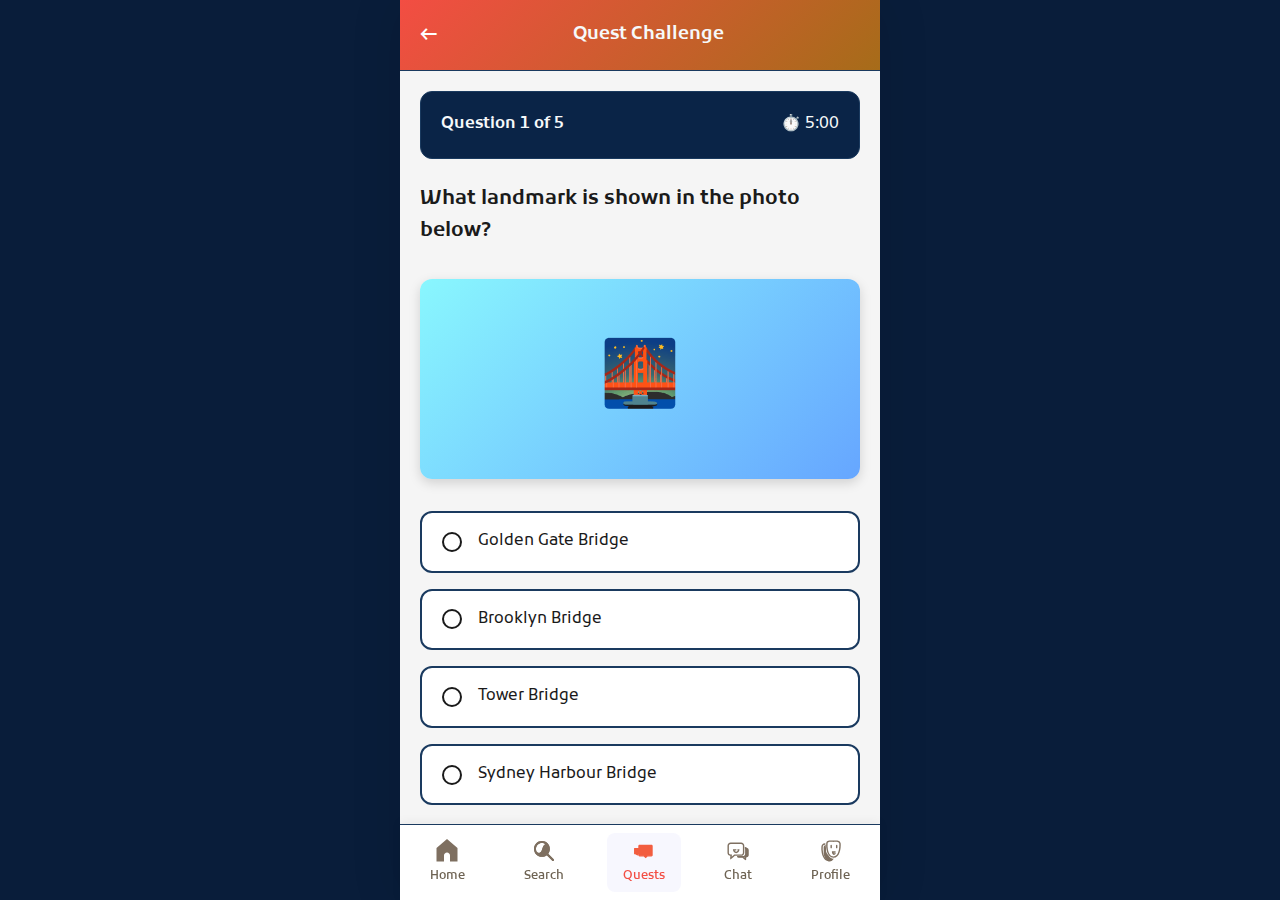
<file: pages/quests.html>
<!DOCTYPE html>
<html lang="en">
<head>
    <meta charset="UTF-8">
    <meta name="viewport" content="width=device-width, initial-scale=1.0">
    <title>Quest Challenge - EventQuest</title>
    <link rel="stylesheet" href="../css/style.css">
</head>
<body>
    <div class="app-container">
        <div class="header">
            <a href="quest-detail.html" style="color: white; text-decoration: none; font-size: 1.5rem;">←</a>
            <div class="header-title">Quest Challenge</div>
            <div></div>
        </div>
        
        <div class="question-wrapper">
            <div class="question-header">
                <span style="font-weight: 600;">Question 1 of 5</span>
                <span>⏱️ 5:00</span>
            </div>

            <div class="question-text">
                What landmark is shown in the photo below?
            </div>

            <!-- Bridge Photo Placeholder -->
            <div style="width: 100%; height: 200px; background: linear-gradient(135deg, #89f7fe 0%, #66a6ff 100%); border-radius: 0.75rem; margin-bottom: 2rem; display: flex; align-items: center; justify-content: center; font-size: 4rem; box-shadow: 0 4px 12px rgba(0,0,0,0.15);">
                🌉
            </div>
            
            <div class="option" onclick="selectOption(this)">
                <div class="option-circle"></div>
                <span>Golden Gate Bridge</span>
            </div>
            
            <div class="option" onclick="selectOption(this)">
                <div class="option-circle"></div>
                <span>Brooklyn Bridge</span>
            </div>
            
            <div class="option" onclick="selectOption(this)">
                <div class="option-circle"></div>
                <span>Tower Bridge</span>
            </div>
            
            <div class="option" onclick="selectOption(this)">
                <div class="option-circle"></div>
                <span>Sydney Harbour Bridge</span>
            </div>
            
            <button class="btn btn-primary" style="width: 100%; margin-top: 2rem;" onclick="window.location.href='result.html'">
                Next →
            </button>
            <button class="btn" style="width: 100%; margin-top: 1rem; background: var(--warning); color: white;">
                💡 Use Hint
            </button>
        </div>
        
        <nav class="nav">
            <a href="home.html" class="nav-item" data-page="home">
                <img src="../assets/icons/home.svg" class="nav-icon" alt="Home">
                <div class="nav-label">Home</div>
            </a>
            <a href="search.html" class="nav-item" data-page="search">
                <img src="../assets/icons/search.svg" class="nav-icon" alt="Search">
                <div class="nav-label">Search</div>
            </a>
            <a href="quests.html" class="nav-item active" data-page="quests">
                <img src="../assets/icons/question.svg" class="nav-icon" alt="Quests">
                <div class="nav-label">Quests</div>
            </a>
            <a href="chat.html" class="nav-item" data-page="chat">
                <img src="../assets/icons/chat.svg" class="nav-icon" alt="Chat">
                <div class="nav-label">Chat</div>
            </a>
            <a href="profile.html" class="nav-item" data-page="profile">
                <img src="../assets/icons/profile.svg" class="nav-icon" alt="Profile">
                <div class="nav-label">Profile</div>
            </a>
        </nav>
    </div>

    <script src="../js/app.js"></script>
    <script>
        initPage('quests');

        function selectOption(element) {
            document.querySelectorAll('.option').forEach(opt => {
                opt.classList.remove('selected');
            });
            element.classList.add('selected');
        }
    </script>
</body>
</html>
</file>
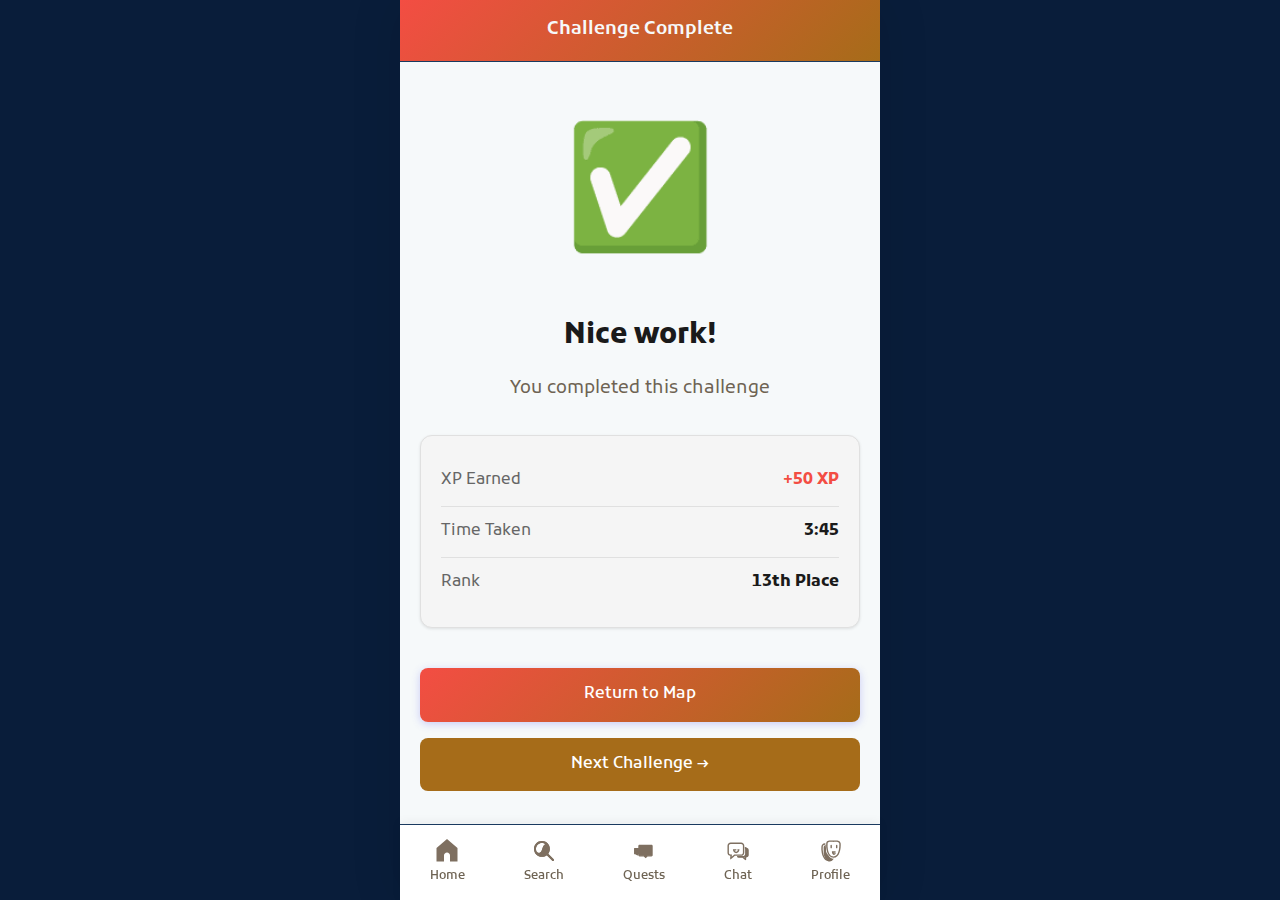
<file: pages/result.html>
<!DOCTYPE html>
<html lang="en">
<head>
    <meta charset="UTF-8">
    <meta name="viewport" content="width=device-width, initial-scale=1.0">
    <title>Result - EventQuest</title>
    <link rel="stylesheet" href="../css/style.css">
</head>
<body>
    <div class="app-container">
        <div class="header">
            <div></div>
            <div class="header-title">Challenge Complete</div>
            <div></div>
        </div>
        
        <div class="result-wrapper">
            <div class="result-icon">✅</div>
            <div class="result-title">Nice work!</div>
            <div class="result-msg">You completed this challenge</div>
            
            <div class="card" style="text-align: left;">
                <div class="stat-row">
                    <span class="text-muted">XP Earned</span>
                    <strong style="color: var(--primary);">+50 XP</strong>
                </div>
                <div class="stat-row">
                    <span class="text-muted">Time Taken</span>
                    <strong>3:45</strong>
                </div>
                <div class="stat-row">
                    <span class="text-muted">Rank</span>
                    <strong>13th Place</strong>
                </div>
            </div>
            
            <a href="home.html" class="btn btn-primary" style="width: 100%; margin-top: 1.5rem;">
                Return to Map
            </a>
            <a href="quests.html" class="btn" style="width: 100%; margin-top: 1rem; background: var(--warning); color: white;">
                Next Challenge →
            </a>
        </div>
        
        <nav class="nav">
            <a href="home.html" class="nav-item" data-page="home">
                <img src="../assets/icons/home.svg" class="nav-icon" alt="Home">
                <div class="nav-label">Home</div>
            </a>
            <a href="search.html" class="nav-item" data-page="search">
                <img src="../assets/icons/search.svg" class="nav-icon" alt="Search">
                <div class="nav-label">Search</div>
            </a>
            <a href="quests.html" class="nav-item" data-page="quests">
                <img src="../assets/icons/question.svg" class="nav-icon" alt="Quests">
                <div class="nav-label">Quests</div>
            </a>
            <a href="chat.html" class="nav-item" data-page="chat">
                <img src="../assets/icons/chat.svg" class="nav-icon" alt="Chat">
                <div class="nav-label">Chat</div>
            </a>
            <a href="profile.html" class="nav-item" data-page="profile">
                <img src="../assets/icons/profile.svg" class="nav-icon" alt="Profile">
                <div class="nav-label">Profile</div>
            </a>
        </nav>
    </div>

    <script src="../js/app.js"></script>
</body>
</html>
</file>
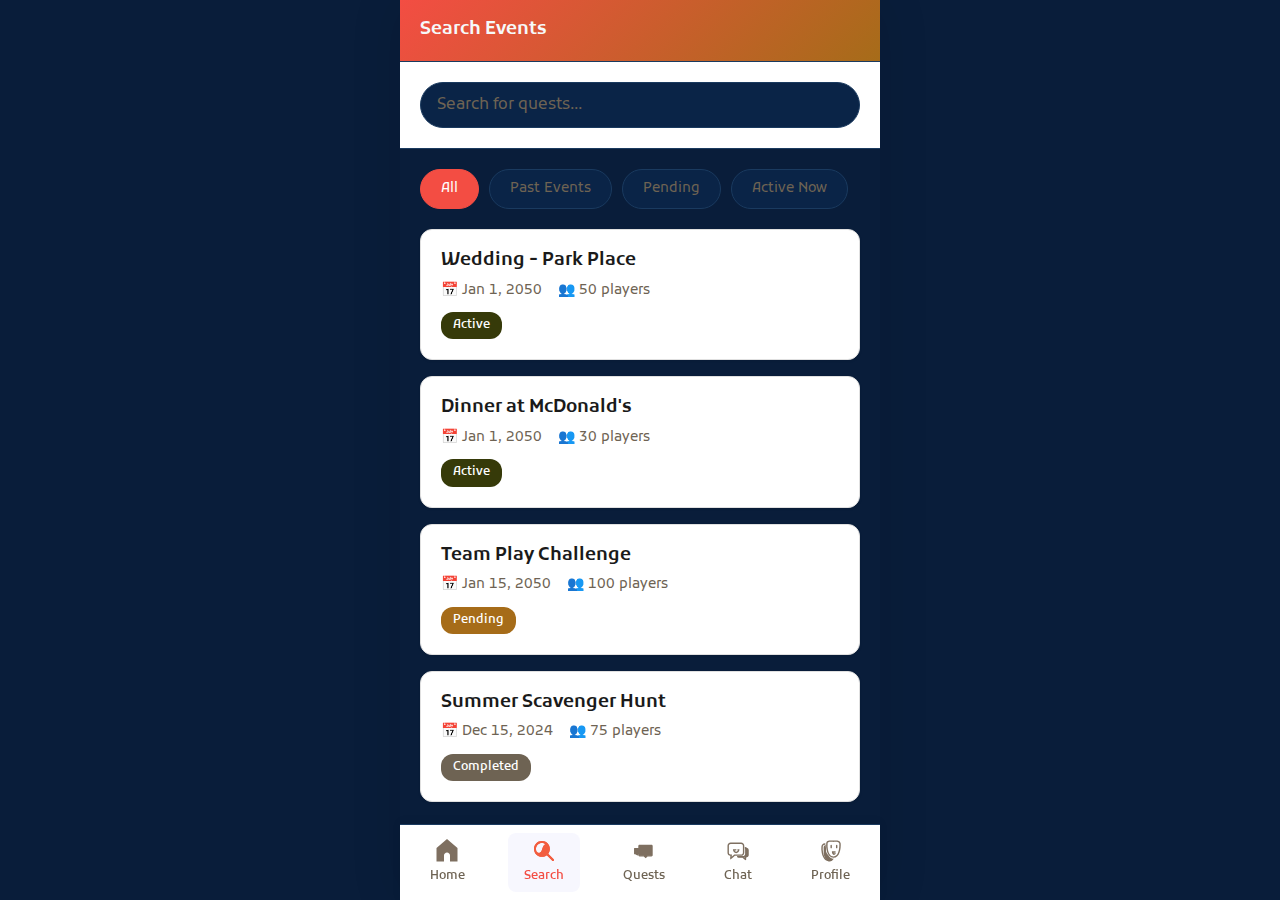
<file: pages/search.html>
<!DOCTYPE html>
<html lang="en">
<head>
    <meta charset="UTF-8">
    <meta name="viewport" content="width=device-width, initial-scale=1.0">
    <title>Search Events - EventQuest</title>
    <link rel="stylesheet" href="../css/style.css">
</head>
<body>
    <div class="app-container">
        <div class="header">
            <div class="header-title">Search Events</div>
        </div>
        
        <div class="search-bar">
            <input type="text" class="search-input" placeholder="Search for quests..." id="searchInput">
        </div>
        
        <div class="tabs">
            <div class="tab active" onclick="filterEvents('all')">All</div>
            <div class="tab" onclick="filterEvents('past')">Past Events</div>
            <div class="tab" onclick="filterEvents('pending')">Pending</div>
            <div class="tab" onclick="filterEvents('active')">Active Now</div>
        </div>
        
        <div class="event-list" id="eventList">
            <div class="event-card" data-status="active" onclick="window.location.href='quest-detail.html'">
                <h3>Wedding - Park Place</h3>
                <div class="event-meta">
                    <span>📅 Jan 1, 2050</span>
                    <span>👥 50 players</span>
                </div>
                <span class="badge">Active</span>
            </div>
            
            <div class="event-card" data-status="active" onclick="window.location.href='quest-detail.html'">
                <h3>Dinner at McDonald's</h3>
                <div class="event-meta">
                    <span>📅 Jan 1, 2050</span>
                    <span>👥 30 players</span>
                </div>
                <span class="badge">Active</span>
            </div>
            
            <div class="event-card" data-status="pending" onclick="window.location.href='quest-detail.html'">
                <h3>Team Play Challenge</h3>
                <div class="event-meta">
                    <span>📅 Jan 15, 2050</span>
                    <span>👥 100 players</span>
                </div>
                <span class="badge pending">Pending</span>
            </div>

            <div class="event-card" data-status="past" onclick="window.location.href='quest-detail.html'">
                <h3>Summer Scavenger Hunt</h3>
                <div class="event-meta">
                    <span>📅 Dec 15, 2024</span>
                    <span>👥 75 players</span>
                </div>
                <span class="badge" style="background: var(--text-light);">Completed</span>
            </div>
        </div>
        
        <nav class="nav">
            <a href="home.html" class="nav-item" data-page="home">
                <img src="../assets/icons/home.svg" class="nav-icon" alt="Home">
                <div class="nav-label">Home</div>
            </a>
            <a href="search.html" class="nav-item active" data-page="search">
                <img src="../assets/icons/search.svg" class="nav-icon" alt="Search">
                <div class="nav-label">Search</div>
            </a>
            <a href="quests.html" class="nav-item" data-page="quests">
                <img src="../assets/icons/question.svg" class="nav-icon" alt="Quests">
                <div class="nav-label">Quests</div>
            </a>
            <a href="chat.html" class="nav-item" data-page="chat">
                <img src="../assets/icons/chat.svg" class="nav-icon" alt="Chat">
                <div class="nav-label">Chat</div>
            </a>
            <a href="profile.html" class="nav-item" data-page="profile">
                <img src="../assets/icons/profile.svg" class="nav-icon" alt="Profile">
                <div class="nav-label">Profile</div>
            </a>
        </nav>
    </div>

    <script src="../js/app.js"></script>
    <script>
        initPage('search');

        const searchInput = document.getElementById('searchInput');
        const eventCards = document.querySelectorAll('.event-card');

        searchInput.addEventListener('input', (e) => {
            const query = e.target.value.toLowerCase();
            eventCards.forEach(card => {
                const title = card.querySelector('h3').textContent.toLowerCase();
                card.style.display = title.includes(query) ? 'block' : 'none';
            });
        });

        function filterEvents(status) {
            const tabs = document.querySelectorAll('.tab');
            tabs.forEach(tab => tab.classList.remove('active'));
            event.target.classList.add('active');

            eventCards.forEach(card => {
                if (status === 'all') {
                    card.style.display = 'block';
                } else {
                    card.style.display = card.dataset.status === status ? 'block' : 'none';
                }
            });
        }
    </script>
</body>
</html>
</file>
<file: css/style.css>
@import url('https://fonts.googleapis.com/css2?family=Kufam:wght@400;500;600;700&display=swap');

* {
    margin: 0;
    padding: 0;
    box-sizing: border-box;
}

:root {
    --primary: #f34d43;
    --primary-dark: #d63d33;
    --secondary: #A66C19;
    --accent: #f34d43;
    --success: #363a09;
    --warning: #A66C19;
    --danger: #f34d43;
    --text: #f6f9fa;
    --text-light: #6E6353;
    --bg: #091d3a;
    --bg-secondary: #0a2447;
    --border: #1a3a5f;
    --white: #f6f9fa;
    --brown: #6E6353;
    --green: #363a09;
    --light-brown: #A66C19;
}

body {
    font-family: 'Kufam', -apple-system, BlinkMacSystemFont, 'Segoe UI', Roboto, sans-serif;
    background: var(--bg);
    color: var(--text);
    line-height: 1.6;
    -webkit-font-smoothing: antialiased;
}

.app-container {
    max-width: 480px;
    margin: 0 auto;
    height: 100vh;
    background: var(--bg);
    display: flex;
    flex-direction: column;
    box-shadow: 0 0 50px rgba(0,0,0,0.5);
    overflow: hidden;
}

/* Typography */
h1, h2, h3 { font-weight: 600; line-height: 1.2; color: var(--white); }
h1 { font-size: 1.875rem; }
h2 { font-size: 1.5rem; margin-bottom: 0.75rem; }
h3 { font-size: 1.125rem; }

/* Header */
.header {
    background: var(--bg);
    color: var(--white);
    padding: 1.25rem 1.25rem;
    display: flex;
    justify-content: space-between;
    align-items: center;
    border-bottom: 1px solid var(--border);
}

.header-title {
    font-size: 1.125rem;
    font-weight: 600;
    color: var(--white);
}

.header-icons {
    display: flex;
    gap: 1rem;
    align-items: center;
}

.icon {
    cursor: pointer;
    opacity: 0.9;
    transition: opacity 0.2s;
}

.icon:hover { opacity: 1; }

/* Content Areas */
.content {
    flex: 1;
    overflow-y: auto;
    overflow-x: hidden;
}

/* Buttons */
.btn {
    padding: 0.875rem 1.5rem;
    border: none;
    border-radius: 0.5rem;
    font-size: 1rem;
    font-weight: 500;
    cursor: pointer;
    transition: all 0.2s;
    display: inline-block;
    text-align: center;
    text-decoration: none;
    font-family: 'Kufam', sans-serif;
}

.btn-primary {
    background: var(--primary);
    color: var(--white);
    box-shadow: 0 2px 8px rgba(243, 77, 67, 0.3);
}

.btn-primary:hover {
    background: var(--primary-dark);
    box-shadow: 0 4px 12px rgba(243, 77, 67, 0.4);
    transform: translateY(-1px);
}

.btn-secondary {
    background: transparent;
    color: var(--primary);
    border: 2px solid var(--primary);
}

.btn-secondary:hover {
    background: rgba(243, 77, 67, 0.1);
}

.btn-danger {
    background: var(--danger);
    color: var(--white);
}

/* Forms */
.form-group {
    margin-bottom: 1.25rem;
}

.form-label {
    display: block;
    margin-bottom: 0.5rem;
    font-weight: 500;
    color: var(--white);
}

.form-input {
    width: 100%;
    padding: 0.875rem;
    border: 1px solid var(--border);
    border-radius: 0.5rem;
    font-size: 1rem;
    transition: border-color 0.2s;
    background: var(--bg-secondary);
    color: var(--white);
    font-family: 'Kufam', sans-serif;
}

.form-input::placeholder {
    color: var(--text-light);
}

.form-input:focus {
    outline: none;
    border-color: var(--primary);
    box-shadow: 0 0 0 3px rgba(243, 77, 67, 0.1);
}

/* Cards */
.card {
    background: var(--bg-secondary);
    border-radius: 0.75rem;
    padding: 1.25rem;
    margin-bottom: 1rem;
    border: 1px solid var(--border);
    transition: transform 0.2s, box-shadow 0.2s;
}

.card:hover {
    transform: translateY(-2px);
    box-shadow: 0 4px 12px rgba(0,0,0,0.3);
}

/* Light background overrides for better readability */
.card.light-bg,
.event-card.light-bg,
.option.light-bg {
    background: var(--white);
    color: #1a1a1a;
}

.card.light-bg h3,
.event-card.light-bg h3,
.option.light-bg {
    color: #1a1a1a;
}

.card.light-bg .text-muted,
.event-card.light-bg .event-meta {
    color: #4a4a4a;
}

/* Map Styles */
.map-container {
    flex: 1;
    position: relative;
    overflow: hidden;
    background: #2a4a3a;
}

.map-view {
    width: 100%;
    height: 100%;
    background-image: 
        linear-gradient(rgba(255,255,255,0.03) 1px, transparent 1px),
        linear-gradient(90deg, rgba(255,255,255,0.03) 1px, transparent 1px);
    background-size: 50px 50px;
    position: relative;
    background-color: #1a2f2a;
}

.map-view::before {
    content: '';
    position: absolute;
    inset: 0;
    background-image: 
        radial-gradient(circle at 20% 30%, rgba(54, 58, 9, 0.3) 0%, transparent 40%),
        radial-gradient(circle at 80% 70%, rgba(54, 58, 9, 0.4) 0%, transparent 50%);
}

.road {
    position: absolute;
    background: rgba(246, 249, 250, 0.15);
    box-shadow: 0 0 3px rgba(0,0,0,0.3);
}

.road-h { height: 6px; width: 100%; top: 50%; transform: translateY(-50%); }
.road-v { width: 6px; height: 100%; left: 40%; }

.building {
    position: absolute;
    background: rgba(110, 99, 83, 0.4);
    border: 1px solid rgba(110, 99, 83, 0.6);
}

.map-label {
    position: absolute;
    font-size: 0.75rem;
    color: #1a1a1a;
    font-weight: 600;
    text-shadow: 0 0 3px rgba(255, 255, 255, 0.8), 0 0 6px rgba(255, 255, 255, 0.6);
    pointer-events: none;
}

/* Location Markers */
.marker {
    position: absolute;
    width: 36px;
    height: 45px;
    cursor: pointer;
    transition: transform 0.2s;
    filter: drop-shadow(0 3px 6px rgba(0,0,0,0.4));
    z-index: 10;
}

.marker::before {
    content: '';
    position: absolute;
    width: 36px;
    height: 36px;
    background: var(--primary);
    border-radius: 50% 50% 50% 0;
    transform: rotate(-45deg);
    border: 3px solid var(--white);
}

.marker::after {
    content: '📍';
    position: absolute;
    top: 6px;
    left: 9px;
    font-size: 18px;
}

.marker:hover {
    transform: scale(1.15) translateY(-3px);
}

.marker.active::before { background: var(--green); animation: pulse 2s infinite; }
.marker.pending::before { background: var(--light-brown); }

@keyframes pulse {
    0%, 100% { transform: rotate(-45deg) scale(1); }
    50% { transform: rotate(-45deg) scale(1.08); }
}

.user-location {
    position: absolute;
    width: 16px;
    height: 16px;
    background: var(--primary);
    border: 3px solid var(--white);
    border-radius: 50%;
    box-shadow: 0 2px 6px rgba(243, 77, 67, 0.5);
    z-index: 15;
}

/* Map Controls */
.map-controls {
    position: absolute;
    top: 1rem;
    right: 1rem;
    display: flex;
    flex-direction: column;
    gap: 0.5rem;
    z-index: 100;
}

.map-btn {
    width: 40px;
    height: 40px;
    background: var(--white);
    border: 2px solid var(--primary);
    border-radius: 0.5rem;
    display: flex;
    align-items: center;
    justify-content: center;
    font-size: 1.5rem;
    font-weight: 700;
    cursor: pointer;
    box-shadow: 0 2px 8px rgba(0,0,0,0.4);
    transition: all 0.2s;
    color: #1a1a1a;
}

.map-btn:hover { 
    background: var(--primary);
    color: var(--white);
    transform: scale(1.1);
}

.map-btn:active { 
    transform: scale(0.95); 
}

/* Quest Popup */
.quest-popup {
    position: absolute;
    bottom: 6.5rem;
    left: 1rem;
    right: 1rem;
    background: var(--bg);
    border-radius: 1rem;
    padding: 1.25rem;
    box-shadow: 0 10px 25px rgba(0,0,0,0.5);
    display: none;
    z-index: 50;
    border: 1px solid var(--border);
}

.quest-popup.active {
    display: block;
    animation: slideUp 0.3s ease-out;
}

@keyframes slideUp {
    from { transform: translateY(100%); opacity: 0; }
    to { transform: translateY(0); opacity: 1; }
}

.quest-img {
    width: 100%;
    height: 140px;
    background: linear-gradient(135deg, var(--primary) 0%, var(--light-brown) 100%);
    border-radius: 0.75rem;
    margin-bottom: 1rem;
    display: flex;
    align-items: center;
    justify-content: center;
    font-size: 4rem;
}

.quest-title {
    font-size: 1.25rem;
    font-weight: 600;
    margin-bottom: 0.625rem;
    color: var(--white);
}

.quest-meta {
    display: flex;
    gap: 1rem;
    margin-bottom: 1rem;
    color: var(--text-light);
    font-size: 0.875rem;
}

/* Navigation */
.nav {
    position: fixed;
    bottom: 0;
    left: 50%;
    transform: translateX(-50%);
    width: 100%;
    max-width: 480px;
    background: var(--bg);
    border-top: 1px solid var(--border);
    display: flex;
    justify-content: space-around;
    padding: 0.5rem 0;
    box-shadow: 0 -2px 10px rgba(0,0,0,0.3);
    z-index: 1000;
}

.nav-icon { 
    width: 28px;
    height: 28px;
    display: block;
}

.nav-item {
    display: flex;
    flex-direction: column;
    align-items: center;
    gap: 0.25rem;
    padding: 0.375rem 1rem;
    cursor: pointer;
    border-radius: 0.5rem;
    transition: background 0.2s;
    color: var(--text-light);
    text-decoration: none;
}

.nav-item img.nav-icon {
    filter: brightness(0) saturate(100%) invert(46%) sepia(10%) saturate(741%) hue-rotate(350deg) brightness(93%) contrast(88%);
}

.nav-item:hover,
.nav-item.active {
    color: var(--primary);
    background: rgba(243, 77, 67, 0.1);
}

.nav-item:hover img.nav-icon,
.nav-item.active img.nav-icon {
    filter: brightness(0) saturate(100%) invert(46%) sepia(95%) saturate(2348%) hue-rotate(337deg) brightness(99%) contrast(92%);
}

/* Logo styling */
.header img {
    max-height: 36px;
    width: auto;
}

.nav-label { font-size: 0.75rem; font-weight: 500; }

/* Profile */
.profile-header {
    background: linear-gradient(135deg, var(--bg) 0%, var(--bg-secondary) 100%);
    padding: 2.5rem 1.25rem;
    text-align: center;
    color: var(--white);
    border-bottom: 1px solid var(--border);
}

.avatar {
    width: 90px;
    height: 90px;
    border-radius: 50%;
    background: var(--bg-secondary);
    margin: 0 auto 1rem;
    display: flex;
    align-items: center;
    justify-content: center;
    font-size: 3rem;
    border: 4px solid var(--primary);
}

.profile-name {
    font-size: 1.5rem;
    font-weight: 600;
    margin-bottom: 0.25rem;
    color: var(--white);
}

.profile-content {
    padding: 1.25rem 1.25rem 6.25rem;
    flex: 1;
    overflow-y: auto;
    background: var(--white);
    color: #1a1a1a;
}

.profile-content .card {
    background: #f5f5f5;
    border: 1px solid #e0e0e0;
}

.info-section {
    margin-bottom: 2rem;
}

.section-title {
    font-size: 0.875rem;
    color: #666;
    margin-bottom: 1rem;
    text-transform: uppercase;
    letter-spacing: 0.05em;
}

.stat-row {
    display: flex;
    justify-content: space-between;
    padding: 0.75rem 0;
    border-bottom: 1px solid #e0e0e0;
    color: #1a1a1a;
}

.stat-row:last-child { border-bottom: none; }

.stat-row .text-muted {
    color: #666 !important;
}

.stat-row strong {
    color: #1a1a1a;
}

/* Search */
.search-bar {
    padding: 1.25rem;
    background: var(--bg);
    border-bottom: 1px solid var(--border);
}

.search-input {
    width: 100%;
    padding: 0.75rem 1rem;
    border: 1px solid var(--border);
    border-radius: 1.5rem;
    font-size: 1rem;
    background: var(--bg-secondary);
    color: var(--white);
    font-family: 'Kufam', sans-serif;
}

.search-input::placeholder {
    color: var(--text-light);
}

.search-input:focus {
    outline: none;
    border-color: var(--primary);
}

.tabs {
    padding: 1.25rem;
    display: flex;
    gap: 0.625rem;
    overflow-x: auto;
    background: var(--bg);
}

.tab {
    padding: 0.5rem 1.25rem;
    background: var(--bg-secondary);
    border-radius: 1.25rem;
    white-space: nowrap;
    cursor: pointer;
    transition: all 0.2s;
    font-size: 0.875rem;
    color: var(--text-light);
    border: 1px solid var(--border);
}

.tab.active,
.tab:hover {
    background: var(--primary);
    color: var(--white);
    border-color: var(--primary);
}

.event-list {
    padding: 0 1.25rem 6.25rem;
    overflow-y: auto;
    flex: 1;
}

.event-card {
    background: var(--white);
    border-radius: 0.75rem;
    padding: 1.25rem;
    margin-bottom: 1rem;
    border: 1px solid #e0e0e0;
    cursor: pointer;
    transition: all 0.2s;
    color: #1a1a1a;
}

.event-card:hover {
    transform: translateY(-2px);
    box-shadow: 0 4px 12px rgba(0,0,0,0.15);
    border-color: var(--primary);
}

.event-card h3 {
    font-size: 1.125rem;
    margin-bottom: 0.5rem;
    color: #1a1a1a;
}

.event-meta {
    display: flex;
    gap: 1rem;
    color: #666;
    font-size: 0.875rem;
    margin-bottom: 0.625rem;
}

.badge {
    display: inline-block;
    padding: 0.25rem 0.75rem;
    background: var(--green);
    color: var(--white);
    border-radius: 0.75rem;
    font-size: 0.75rem;
    font-weight: 500;
}

.badge.pending { background: var(--light-brown); }

/* Quest Details */
.quest-hero {
    height: 180px;
    background: linear-gradient(135deg, var(--primary) 0%, var(--light-brown) 100%);
    display: flex;
    align-items: center;
    justify-content: center;
    font-size: 5rem;
    color: var(--white);
}

.quest-tabs {
    display: flex;
    background: var(--bg);
    border-bottom: 1px solid var(--border);
}

.quest-tab {
    flex: 1;
    padding: 1rem;
    text-align: center;
    cursor: pointer;
    border-bottom: 3px solid transparent;
    transition: all 0.2s;
    font-weight: 500;
    color: var(--text-light);
}

.quest-tab.active {
    border-bottom-color: var(--primary);
    color: var(--primary);
}

.quest-content {
    padding: 1.25rem 1.25rem 6.25rem;
    flex: 1;
    overflow-y: auto;
    background: var(--white);
    color: #1a1a1a;
}

.quest-content h2,
.quest-content h3 {
    color: #1a1a1a;
}

.quest-content p {
    color: #1a1a1a;
}

.quest-content .text-muted {
    color: #666 !important;
}

.quest-content .card {
    background: #f5f5f5;
    border: 1px solid #e0e0e0;
}

.quest-content .stat-row {
    border-bottom: 1px solid #e0e0e0;
    color: #1a1a1a;
}

.quest-content .stat-row span {
    color: #1a1a1a;
}

.quest-content strong {
    color: #1a1a1a;
}

.tab-content {
    color: #1a1a1a;
}

.tab-content h3 {
    color: #1a1a1a;
}

.tab-content p {
    color: #1a1a1a;
}

.tab-content strong {
    color: #1a1a1a;
}

/* Questions */
.question-wrapper {
    padding: 1.25rem 1.25rem 6.25rem;
    flex: 1;
    overflow-y: auto;
    background: #f5f5f5;
}

.question-header {
    display: flex;
    justify-content: space-between;
    align-items: center;
    padding: 1.25rem;
    background: var(--bg);
    border-radius: 0.75rem;
    margin-bottom: 1.5rem;
    border: 1px solid var(--border);
    color: var(--white);
}

.question-text {
    font-size: 1.25rem;
    font-weight: 600;
    margin-bottom: 2rem;
    color: #1a1a1a;
}

.option {
    padding: 1rem 1.25rem;
    background: var(--white);
    border: 2px solid #e0e0e0;
    border-radius: 0.75rem;
    margin-bottom: 1rem;
    cursor: pointer;
    transition: all 0.2s;
    display: flex;
    align-items: center;
    color: #1a1a1a;
}

.option:hover {
    border-color: var(--primary);
    background: #fff5f5;
}

.option.selected {
    border-color: var(--primary);
    background: var(--primary);
    color: var(--white);
}

.option-circle {
    width: 20px;
    height: 20px;
    border-radius: 50%;
    border: 2px solid currentColor;
    margin-right: 1rem;
}

/* Results */
.result-wrapper {
    padding: 2.5rem 1.25rem 6.25rem;
    text-align: center;
    flex: 1;
    overflow-y: auto;
    background: var(--white);
    color: #1a1a1a;
}

.result-icon { font-size: 7.5rem; margin-bottom: 1.25rem; }

.result-title { 
    font-size: 1.75rem; 
    font-weight: 700; 
    margin-bottom: 1rem; 
    color: #1a1a1a; 
}

.result-msg { 
    font-size: 1.125rem; 
    color: #666; 
    margin-bottom: 2rem; 
}

.result-wrapper .card {
    background: #f5f5f5;
    border: 1px solid #e0e0e0;
}

.result-wrapper .stat-row {
    border-bottom: 1px solid #e0e0e0;
    color: #1a1a1a;
}

.result-wrapper .text-muted {
    color: #666 !important;
}

.result-wrapper strong {
    color: #1a1a1a;
}

/* Chat */
.chat-wrapper {
    display: flex;
    flex-direction: column;
    flex: 1;
    overflow: hidden;
}

.messages {
    flex: 1;
    overflow-y: auto;
    padding: 1.25rem 1.25rem 6.25rem;
}

.message {
    margin-bottom: 1rem;
    display: flex;
    gap: 0.75rem;
}

.message.user { flex-direction: row-reverse; }

.msg-avatar {
    width: 36px;
    height: 36px;
    border-radius: 50%;
    background: var(--primary);
    display: flex;
    align-items: center;
    justify-content: center;
    color: var(--white);
    font-size: 1.25rem;
    flex-shrink: 0;
}

.msg-bubble {
    max-width: 70%;
    padding: 0.75rem 1rem;
    border-radius: 1rem;
    background: var(--bg-secondary);
    color: var(--white);
    border: 1px solid var(--border);
}

.message.user .msg-bubble {
    background: var(--primary);
    color: var(--white);
    border-color: var(--primary);
}

.chat-input-area {
    padding: 1rem 1.25rem;
    background: var(--bg);
    border-top: 1px solid var(--border);
    display: flex;
    gap: 0.75rem;
}

.chat-input {
    flex: 1;
    padding: 0.75rem 1rem;
    border: 1px solid var(--border);
    border-radius: 1.5rem;
    font-size: 1rem;
    background: var(--bg-secondary);
    color: var(--white);
    font-family: 'Kufam', sans-serif;
}

.chat-input::placeholder {
    color: var(--text-light);
}

.send-btn {
    width: 44px;
    height: 44px;
    border-radius: 50%;
    background: var(--primary);
    color: var(--white);
    border: none;
    font-size: 1.25rem;
    cursor: pointer;
}

/* Leaderboard */
.leaderboard-wrapper {
    flex: 1;
    overflow-y: auto;
    padding: 1.25rem 1.25rem 6.25rem;
    background: #f5f5f5;
}

.leader-item {
    display: flex;
    align-items: center;
    padding: 1rem;
    background: var(--white);
    border-radius: 0.75rem;
    margin-bottom: 0.75rem;
    border: 1px solid #e0e0e0;
}

.rank {
    font-size: 1.5rem;
    font-weight: 700;
    width: 50px;
    text-align: center;
    color: #1a1a1a;
}

.rank.gold { color: #ffd700; }
.rank.silver { color: #aaa; }
.rank.bronze { color: #cd7f32; }

.player-info {
    flex: 1;
    margin-left: 1rem;
}

.player-name { 
    font-size: 1.125rem; 
    font-weight: 600; 
    color: #1a1a1a; 
}

.player-xp { 
    color: #666; 
    font-size: 0.875rem; 
}

.leader-item.current-user {
    background: rgba(243, 77, 67, 0.1);
    border: 2px solid var(--primary);
}

.leader-item.current-user .rank {
    color: #1a1a1a;
}

/* Utility Classes */
.mt-1 { margin-top: 0.5rem; }
.mt-2 { margin-top: 1rem; }
.mb-1 { margin-bottom: 0.5rem; }
.mb-2 { margin-bottom: 1rem; }
.text-center { text-align: center; }
.text-muted { color: var(--text-light); }

/* Scrollbar */
::-webkit-scrollbar { width: 6px; }
::-webkit-scrollbar-track { background: var(--bg-secondary); }
::-webkit-scrollbar-thumb { background: var(--border); border-radius: 3px; }
::-webkit-scrollbar-thumb:hover { background: var(--primary); }


.app-container {
    max-width: 480px;
    margin: 0 auto;
    height: 100vh;
    background: var(--bg);
    display: flex;
    flex-direction: column;
    box-shadow: 0 0 50px rgba(0,0,0,0.1);
    overflow: hidden;
}

/* Typography */
h1, h2, h3 { font-weight: 600; line-height: 1.2; }
h1 { font-size: 1.875rem; }
h2 { font-size: 1.5rem; margin-bottom: 0.75rem; }
h3 { font-size: 1.125rem; }

/* Header */
.header {
    background: linear-gradient(135deg, var(--primary) 0%, var(--secondary) 100%);
    color: white;
    padding: 1rem 1.25rem;
    display: flex;
    justify-content: space-between;
    align-items: center;
    box-shadow: 0 2px 4px rgba(0,0,0,0.1);
}

.header-title {
    font-size: 1.125rem;
    font-weight: 600;
}

.header-icons {
    display: flex;
    gap: 1rem;
    align-items: center;
}

.icon {
    cursor: pointer;
    opacity: 0.9;
    transition: opacity 0.2s;
}

.icon:hover { opacity: 1; }

/* Content Areas */
.content {
    flex: 1;
    overflow-y: auto;
    overflow-x: hidden;
}

/* Buttons */
.btn {
    padding: 0.875rem 1.5rem;
    border: none;
    border-radius: 0.5rem;
    font-size: 1rem;
    font-weight: 500;
    cursor: pointer;
    transition: all 0.2s;
    display: inline-block;
    text-align: center;
    text-decoration: none;
}

.btn-primary {
    background: linear-gradient(135deg, var(--primary) 0%, var(--secondary) 100%);
    color: white;
    box-shadow: 0 2px 8px rgba(99, 102, 241, 0.3);
}

.btn-primary:hover {
    box-shadow: 0 4px 12px rgba(99, 102, 241, 0.4);
    transform: translateY(-1px);
}

.btn-secondary {
    background: white;
    color: var(--primary);
    border: 2px solid var(--primary);
}

.btn-secondary:hover {
    background: var(--bg-secondary);
}

.btn-danger {
    background: var(--danger);
    color: white;
}

/* Forms */
.form-group {
    margin-bottom: 1.25rem;
}

.form-label {
    display: block;
    margin-bottom: 0.5rem;
    font-weight: 500;
    color: var(--text);
}

.form-input {
    width: 100%;
    padding: 0.875rem;
    border: 1px solid var(--border);
    border-radius: 0.5rem;
    font-size: 1rem;
    transition: border-color 0.2s;
}

.form-input:focus {
    outline: none;
    border-color: var(--primary);
    box-shadow: 0 0 0 3px rgba(99, 102, 241, 0.1);
}

/* Cards */
.card {
    background: white;
    border-radius: 0.75rem;
    padding: 1.25rem;
    margin-bottom: 1rem;
    box-shadow: 0 1px 3px rgba(0,0,0,0.1);
    transition: transform 0.2s, box-shadow 0.2s;
}

.card:hover {
    transform: translateY(-2px);
    box-shadow: 0 4px 12px rgba(0,0,0,0.12);
}

/* Map Styles */
.map-container {
    flex: 1;
    position: relative;
    overflow: hidden;
    background: #aad3df;
}

.map-view {
    width: 100%;
    height: 100%;
    background-image: 
        linear-gradient(rgba(255,255,255,0.05) 1px, transparent 1px),
        linear-gradient(90deg, rgba(255,255,255,0.05) 1px, transparent 1px);
    background-size: 50px 50px;
    position: relative;
}

.map-view::before {
    content: '';
    position: absolute;
    inset: 0;
    background-image: 
        radial-gradient(circle at 20% 30%, rgba(76, 175, 80, 0.25) 0%, transparent 40%),
        radial-gradient(circle at 80% 70%, rgba(76, 175, 80, 0.3) 0%, transparent 50%);
}

.road {
    position: absolute;
    background: rgba(255, 255, 255, 0.7);
    box-shadow: 0 0 3px rgba(0,0,0,0.15);
}

.road-h { height: 6px; width: 100%; top: 50%; transform: translateY(-50%); }
.road-v { width: 6px; height: 100%; left: 40%; }

.building {
    position: absolute;
    background: rgba(180, 180, 180, 0.5);
    border: 1px solid rgba(120, 120, 120, 0.6);
}

.map-label {
    position: absolute;
    font-size: 0.75rem;
    color: #444;
    font-weight: 600;
    text-shadow: 0 0 3px white;
    pointer-events: none;
}

/* Location Markers */
.marker {
    position: absolute;
    width: 36px;
    height: 45px;
    cursor: pointer;
    transition: transform 0.2s;
    filter: drop-shadow(0 3px 6px rgba(0,0,0,0.25));
    z-index: 10;
}

.marker::before {
    content: '';
    position: absolute;
    width: 36px;
    height: 36px;
    background: var(--danger);
    border-radius: 50% 50% 50% 0;
    transform: rotate(-45deg);
    border: 3px solid white;
}

.marker::after {
    content: '📍';
    position: absolute;
    top: 6px;
    left: 9px;
    font-size: 18px;
}

.marker:hover {
    transform: scale(1.15) translateY(-3px);
}

.marker.active::before { background: var(--success); animation: pulse 2s infinite; }
.marker.pending::before { background: var(--warning); }

@keyframes pulse {
    0%, 100% { transform: rotate(-45deg) scale(1); }
    50% { transform: rotate(-45deg) scale(1.08); }
}

.user-location {
    position: absolute;
    width: 16px;
    height: 16px;
    background: #2563eb;
    border: 3px solid white;
    border-radius: 50%;
    box-shadow: 0 2px 6px rgba(37, 99, 235, 0.4);
    z-index: 15;
}

/* Map Controls */
.map-controls {
    position: absolute;
    top: 1rem;
    right: 1rem;
    display: flex;
    flex-direction: column;
    gap: 0.5rem;
    z-index: 100;
}

.map-btn {
    width: 36px;
    height: 36px;
    background: white;
    border: 1px solid var(--border);
    border-radius: 0.375rem;
    display: flex;
    align-items: center;
    justify-content: center;
    font-size: 1.125rem;
    cursor: pointer;
    box-shadow: 0 2px 4px rgba(0,0,0,0.1);
    transition: all 0.2s;
}

.map-btn:hover { background: var(--bg-secondary); }
.map-btn:active { transform: scale(0.95); }

/* Quest Popup */
.quest-popup {
    position: absolute;
    bottom: 6.5rem;
    left: 1rem;
    right: 1rem;
    background: white;
    border-radius: 1rem;
    padding: 1.25rem;
    box-shadow: 0 10px 25px rgba(0,0,0,0.15);
    display: none;
    z-index: 50;
}

.quest-popup.active {
    display: block;
    animation: slideUp 0.3s ease-out;
}

@keyframes slideUp {
    from { transform: translateY(100%); opacity: 0; }
    to { transform: translateY(0); opacity: 1; }
}

.quest-img {
    width: 100%;
    height: 140px;
    background: linear-gradient(135deg, var(--primary) 0%, var(--secondary) 100%);
    border-radius: 0.75rem;
    margin-bottom: 1rem;
    display: flex;
    align-items: center;
    justify-content: center;
    font-size: 4rem;
}

.quest-title {
    font-size: 1.25rem;
    font-weight: 600;
    margin-bottom: 0.625rem;
}

.quest-meta {
    display: flex;
    gap: 1rem;
    margin-bottom: 1rem;
    color: var(--text-light);
    font-size: 0.875rem;
}

/* Navigation */
.nav {
    position: fixed;
    bottom: 0;
    left: 50%;
    transform: translateX(-50%);
    width: 100%;
    max-width: 480px;
    background: white;
    border-top: 1px solid var(--border);
    display: flex;
    justify-content: space-around;
    padding: 0.5rem 0;
    box-shadow: 0 -2px 10px rgba(0,0,0,0.05);
    z-index: 1000;
}

.nav-item {
    display: flex;
    flex-direction: column;
    align-items: center;
    gap: 0.25rem;
    padding: 0.375rem 1rem;
    cursor: pointer;
    border-radius: 0.5rem;
    transition: background 0.2s;
    color: var(--text-light);
    text-decoration: none;
}

.nav-item:hover,
.nav-item.active {
    color: var(--primary);
    background: rgba(99, 102, 241, 0.05);
}

.nav-icon { 
    width: 24px;
    height: 24px;
    filter: brightness(0) saturate(100%) invert(53%) sepia(8%) saturate(429%) hue-rotate(176deg) brightness(92%) contrast(87%);
}

.nav-item:hover .nav-icon,
.nav-item.active .nav-icon {
    filter: brightness(0) saturate(100%) invert(41%) sepia(76%) saturate(2296%) hue-rotate(230deg) brightness(101%) contrast(93%);
}

.nav-label { font-size: 0.75rem; font-weight: 500; }

/* Profile */
.profile-header {
    background: linear-gradient(135deg, var(--primary) 0%, var(--secondary) 100%);
    padding: 2.5rem 1.25rem;
    text-align: center;
    color: white;
}

.avatar {
    width: 90px;
    height: 90px;
    border-radius: 50%;
    background: white;
    margin: 0 auto 1rem;
    display: flex;
    align-items: center;
    justify-content: center;
    font-size: 3rem;
    border: 4px solid rgba(255,255,255,0.3);
}

.profile-name {
    font-size: 1.5rem;
    font-weight: 600;
    margin-bottom: 0.25rem;
}

.profile-content {
    padding: 1.25rem 1.25rem 6.25rem;
    flex: 1;
    overflow-y: auto;
}

.info-section {
    margin-bottom: 2rem;
}

.section-title {
    font-size: 0.875rem;
    color: var(--text-light);
    margin-bottom: 1rem;
    text-transform: uppercase;
    letter-spacing: 0.05em;
}

.stat-row {
    display: flex;
    justify-content: space-between;
    padding: 0.75rem 0;
    border-bottom: 1px solid var(--border);
}

.stat-row:last-child { border-bottom: none; }

/* Search */
.search-bar {
    padding: 1.25rem;
    background: white;
    border-bottom: 1px solid var(--border);
}

.search-input {
    width: 100%;
    padding: 0.75rem 1rem;
    border: 1px solid var(--border);
    border-radius: 1.5rem;
    font-size: 1rem;
}

.search-input:focus {
    outline: none;
    border-color: var(--primary);
}

.tabs {
    padding: 1.25rem;
    display: flex;
    gap: 0.625rem;
    overflow-x: auto;
}

.tab {
    padding: 0.5rem 1.25rem;
    background: var(--bg-secondary);
    border-radius: 1.25rem;
    white-space: nowrap;
    cursor: pointer;
    transition: all 0.2s;
    font-size: 0.875rem;
}

.tab.active,
.tab:hover {
    background: var(--primary);
    color: white;
}

.event-list {
    padding: 0 1.25rem 6.25rem;
    overflow-y: auto;
    flex: 1;
}

.event-card {
    background: white;
    border-radius: 0.75rem;
    padding: 1.25rem;
    margin-bottom: 1rem;
    box-shadow: 0 1px 3px rgba(0,0,0,0.08);
    cursor: pointer;
    transition: all 0.2s;
}

.event-card:hover {
    transform: translateY(-2px);
    box-shadow: 0 4px 12px rgba(0,0,0,0.1);
}

.event-card h3 {
    font-size: 1.125rem;
    margin-bottom: 0.5rem;
}

.event-meta {
    display: flex;
    gap: 1rem;
    color: var(--text-light);
    font-size: 0.875rem;
    margin-bottom: 0.625rem;
}

.badge {
    display: inline-block;
    padding: 0.25rem 0.75rem;
    background: var(--success);
    color: white;
    border-radius: 0.75rem;
    font-size: 0.75rem;
    font-weight: 500;
}

.badge.pending { background: var(--warning); }

/* Quest Details */
.quest-hero {
    height: 180px;
    background: linear-gradient(135deg, var(--primary) 0%, var(--secondary) 100%);
    display: flex;
    align-items: center;
    justify-content: center;
    font-size: 5rem;
    color: white;
}

.quest-tabs {
    display: flex;
    background: white;
    border-bottom: 1px solid var(--border);
}

.quest-tab {
    flex: 1;
    padding: 1rem;
    text-align: center;
    cursor: pointer;
    border-bottom: 3px solid transparent;
    transition: all 0.2s;
    font-weight: 500;
}

.quest-tab.active {
    border-bottom-color: var(--primary);
    color: var(--primary);
}

.quest-content {
    padding: 1.25rem 1.25rem 6.25rem;
    flex: 1;
    overflow-y: auto;
}

/* Questions */
.question-wrapper {
    padding: 1.25rem 1.25rem 6.25rem;
    flex: 1;
    overflow-y: auto;
}

.question-header {
    display: flex;
    justify-content: space-between;
    align-items: center;
    padding: 1.25rem;
    background: var(--bg-secondary);
    border-radius: 0.75rem;
    margin-bottom: 1.5rem;
}

.question-text {
    font-size: 1.25rem;
    font-weight: 600;
    margin-bottom: 2rem;
}

.option {
    padding: 1rem 1.25rem;
    background: white;
    border: 2px solid var(--border);
    border-radius: 0.75rem;
    margin-bottom: 1rem;
    cursor: pointer;
    transition: all 0.2s;
    display: flex;
    align-items: center;
}

.option:hover {
    border-color: var(--primary);
    background: rgba(99, 102, 241, 0.02);
}

.option.selected {
    border-color: var(--primary);
    background: var(--primary);
    color: white;
}

.option-circle {
    width: 20px;
    height: 20px;
    border-radius: 50%;
    border: 2px solid currentColor;
    margin-right: 1rem;
}

/* Results */
.result-wrapper {
    padding: 2.5rem 1.25rem 6.25rem;
    text-align: center;
    flex: 1;
    overflow-y: auto;
}

.result-icon { font-size: 7.5rem; margin-bottom: 1.25rem; }
.result-title { font-size: 1.75rem; font-weight: 700; margin-bottom: 1rem; }
.result-msg { font-size: 1.125rem; color: var(--text-light); margin-bottom: 2rem; }

/* Chat */
.chat-wrapper {
    display: flex;
    flex-direction: column;
    flex: 1;
    overflow: hidden;
}

.messages {
    flex: 1;
    overflow-y: auto;
    padding: 1.25rem 1.25rem 6.25rem;
}

.message {
    margin-bottom: 1rem;
    display: flex;
    gap: 0.75rem;
}

.message.user { flex-direction: row-reverse; }

.msg-avatar {
    width: 36px;
    height: 36px;
    border-radius: 50%;
    background: var(--primary);
    display: flex;
    align-items: center;
    justify-content: center;
    color: white;
    font-size: 1.25rem;
    flex-shrink: 0;
}

.msg-bubble {
    max-width: 70%;
    padding: 0.75rem 1rem;
    border-radius: 1rem;
    background: var(--bg-secondary);
}

.message.user .msg-bubble {
    background: var(--primary);
    color: white;
}

.chat-input-area {
    padding: 1rem 1.25rem;
    background: white;
    border-top: 1px solid var(--border);
    display: flex;
    gap: 0.75rem;
}

.chat-input {
    flex: 1;
    padding: 0.75rem 1rem;
    border: 1px solid var(--border);
    border-radius: 1.5rem;
    font-size: 1rem;
}

.send-btn {
    width: 44px;
    height: 44px;
    border-radius: 50%;
    background: var(--primary);
    color: white;
    border: none;
    font-size: 1.25rem;
    cursor: pointer;
}

/* Leaderboard */
.leaderboard-wrapper {
    flex: 1;
    overflow-y: auto;
    padding: 1.25rem 1.25rem 6.25rem;
}

.leader-item {
    display: flex;
    align-items: center;
    padding: 1rem;
    background: white;
    border-radius: 0.75rem;
    margin-bottom: 0.75rem;
    box-shadow: 0 1px 3px rgba(0,0,0,0.08);
}

.rank {
    font-size: 1.5rem;
    font-weight: 700;
    width: 50px;
    text-align: center;
}

.rank.gold { color: #d4af37; }
.rank.silver { color: #aaa9ad; }
.rank.bronze { color: #cd7f32; }

.player-info {
    flex: 1;
    margin-left: 1rem;
}

.player-name { font-size: 1.125rem; font-weight: 600; }
.player-xp { color: var(--text-light); font-size: 0.875rem; }

/* Utility Classes */
.mt-1 { margin-top: 0.5rem; }
.mt-2 { margin-top: 1rem; }
.mb-1 { margin-bottom: 0.5rem; }
.mb-2 { margin-bottom: 1rem; }
.text-center { text-align: center; }
.text-muted { color: var(--text-light); }

/* Scrollbar */
::-webkit-scrollbar { width: 6px; }
::-webkit-scrollbar-track { background: var(--bg-secondary); }
::-webkit-scrollbar-thumb { background: #cbd5e1; border-radius: 3px; }
::-webkit-scrollbar-thumb:hover { background: #94a3b8; }
</file>
